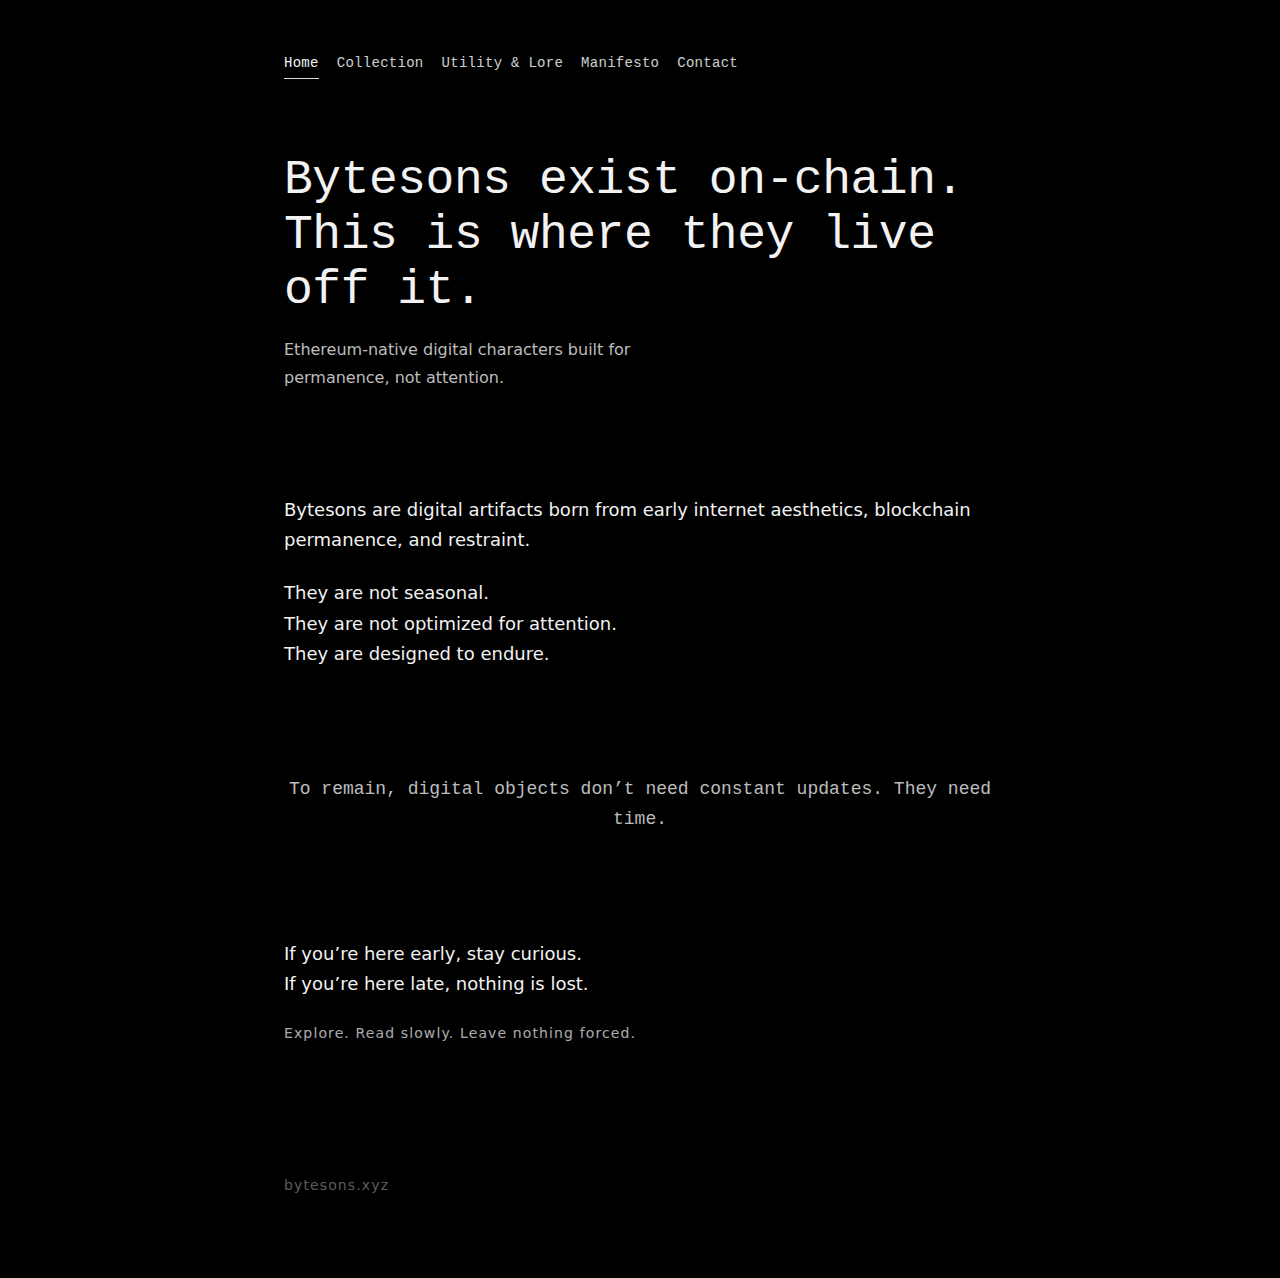
<file: index.html>
<!doctype html>
<html lang="en">
<head>
  <meta charset="utf-8" />
  <meta name="viewport" content="width=device-width,initial-scale=1" />
  <title>Bytesons — Ethereum-Native Digital Characters Built for Permanence</title>
  <meta name="description" content="Bytesons are Ethereum-native digital characters rooted in early internet aesthetics, on-chain permanence, and intentional restraint." />

  <!-- Open Graph -->
  <meta property="og:title" content="Bytesons — Built for Permanence" />
  <meta property="og:description" content="Ethereum-native digital characters rooted in early internet aesthetics, on-chain permanence, and intentional restraint." />
  <meta property="og:type" content="website" />
  <meta property="og:url" content="https://bytesons.xyz/" />
  <meta property="og:image" content="https://bytesons.xyz/assets/img/og-manifesto.png" />

  <!-- Twitter -->
  <meta name="twitter:card" content="summary_large_image" />
  <meta name="twitter:title" content="Bytesons — Built for Permanence" />
  <meta name="twitter:description" content="Ethereum-native digital characters rooted in early internet aesthetics, on-chain permanence, and intentional restraint." />
  <meta name="twitter:image" content="https://bytesons.xyz/assets/img/og-manifesto.png" />

  <link rel="icon" href="/assets/img/favicon.png" />
  <link rel="stylesheet" href="styles.css" />
</head>
<body>
  <main class="wrap">
    <nav class="nav" aria-label="Primary">
      <a class="active" href="index.html">Home</a>
      <a href="collection.html">Collection</a>
      <a href="utility-lore.html">Utility &amp; Lore</a>
      <a href="manifesto.html">Manifesto</a>
      <a href="contact.html">Contact</a>
    </nav>

    <section class="hero">
      <h1>Bytesons exist on-chain.<br/>This is where they live off it.</h1>
      <p class="sub">Ethereum-native digital characters built for permanence, not attention.</p>
    </section>

    <section class="section">
      <p>Bytesons are digital artifacts born from early internet aesthetics, blockchain permanence, and restraint.</p>
      <p>
        They are not seasonal.<br/>
        They are not optimized for attention.<br/>
        They are designed to endure.
      </p>
    </section>

    <section class="hr">
      <p>To remain, digital objects don’t need constant updates. They need time.</p>
    </section>

    <section class="section">
      <p>
        If you’re here early, stay curious.<br/>
        If you’re here late, nothing is lost.
      </p>
      <p class="small">Explore. Read slowly. Leave nothing forced.</p>
    </section>

    <footer class="footer">
      <span class="small">bytesons.xyz</span>
    </footer>
  </main>
</body>
</html>
</file>
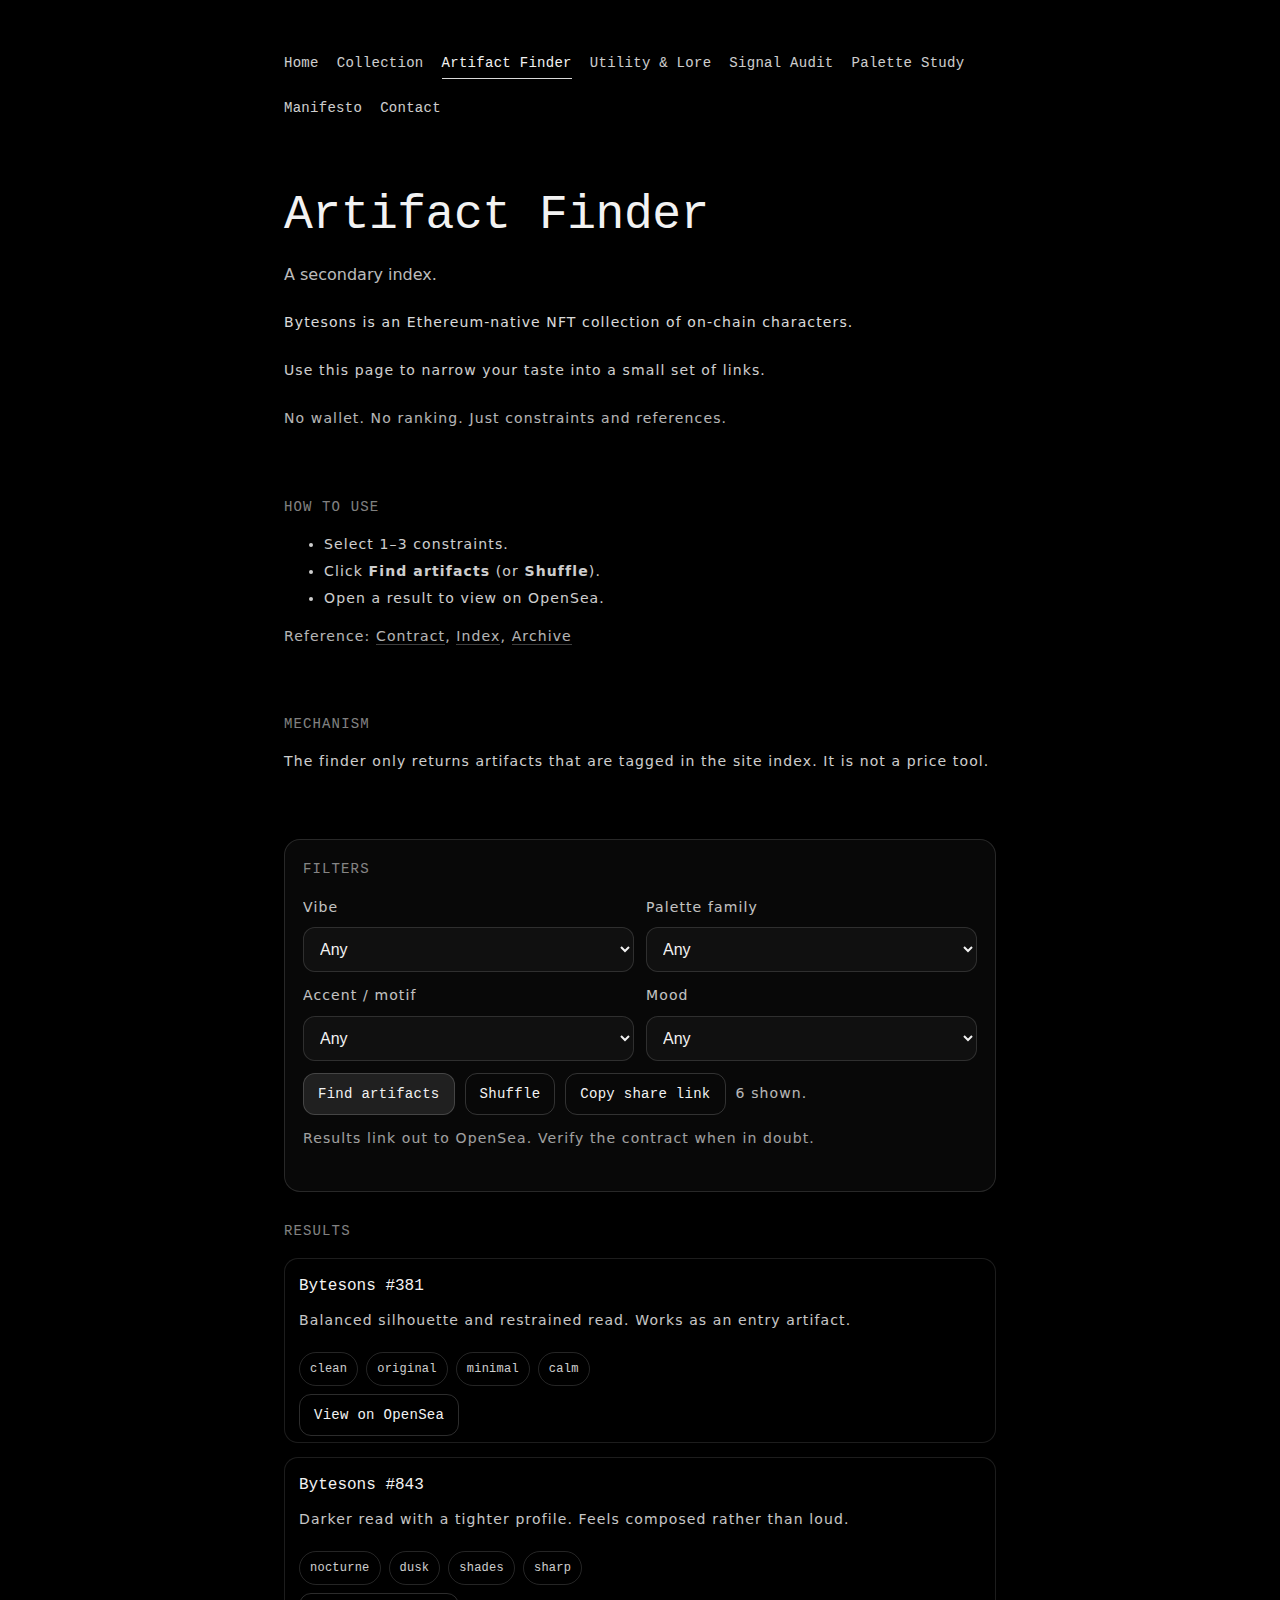
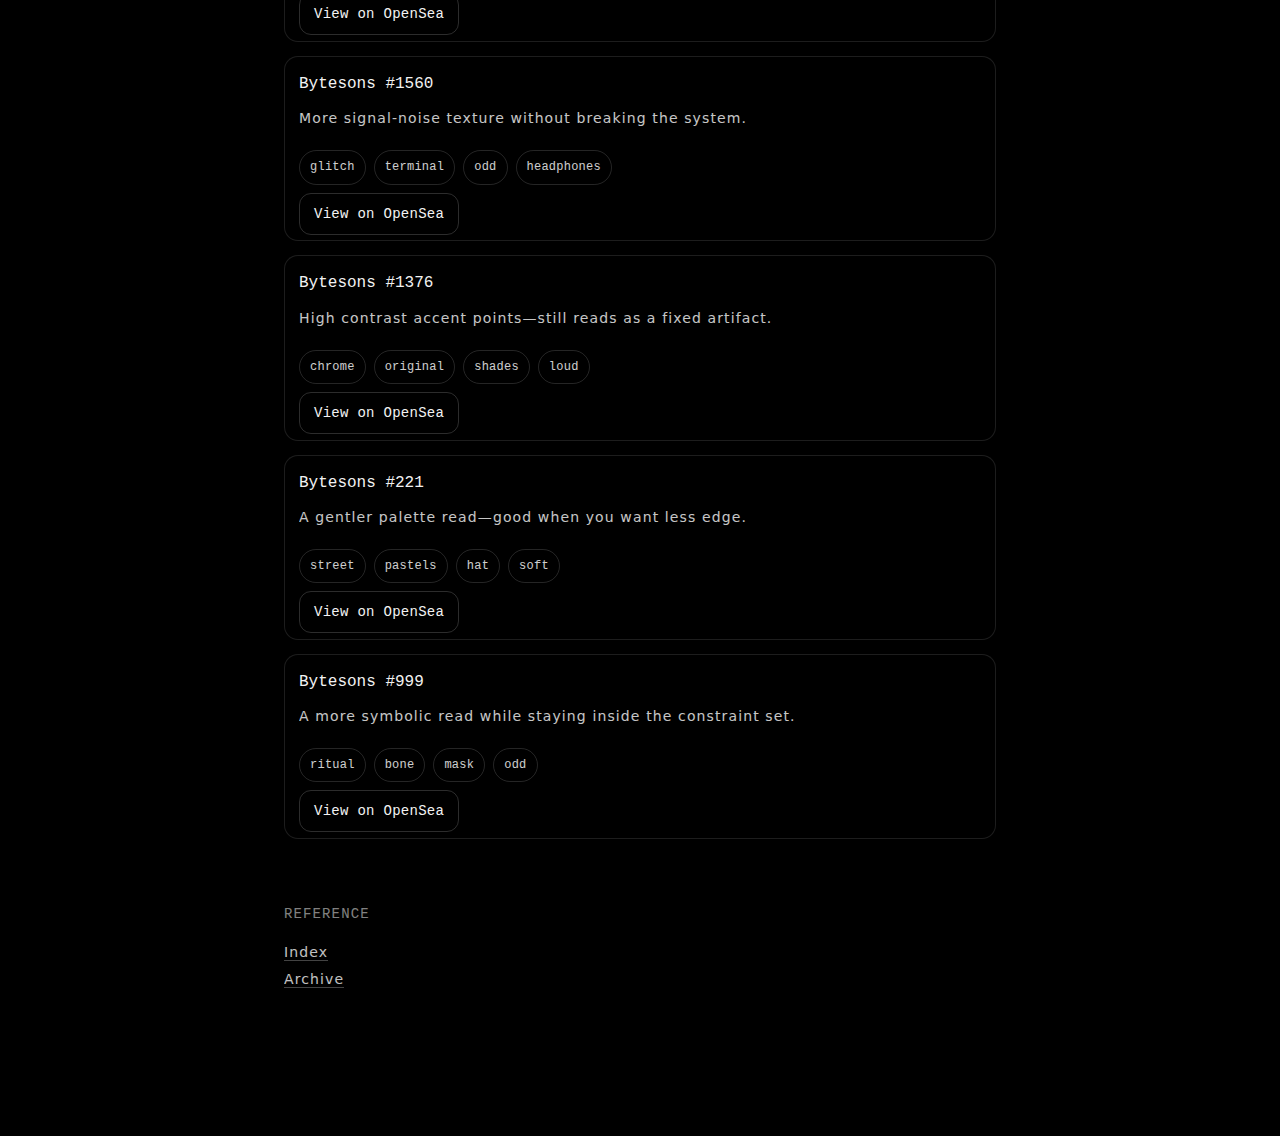
<file: artifact-finder.html>
<!doctype html>
<html lang="en">
<head>
  <meta charset="utf-8" />
  <meta name="viewport" content="width=device-width,initial-scale=1" />
  <title>Artifact Finder — Bytesons</title>
  <meta name="description" content="Find a Byteson to buy on secondary using simple constraints. No wallet. No scoring. Just a clean index-to-link flow." />

  <!-- Open Graph -->
  <meta property="og:title" content="Bytesons — Artifact Finder" />
  <meta property="og:description" content="Find a Byteson using simple constraints. No wallet. No scoring. Just links." />
  <meta property="og:type" content="website" />
  <meta property="og:url" content="https://bytesons.xyz/artifact-finder.html" />
  <meta property="og:image" content="https://bytesons.xyz/assets/img/og-manifesto.png" />

  <!-- Twitter -->
  <meta name="twitter:card" content="summary_large_image" />
  <meta name="twitter:title" content="Bytesons — Artifact Finder" />
  <meta name="twitter:description" content="Find a Byteson using simple constraints. No wallet. No scoring. Just links." />
  <meta name="twitter:image" content="https://bytesons.xyz/assets/img/og-manifesto.png" />

  <link rel="icon" href="/assets/img/favicon.png" sizes="32x32" />
  <link rel="icon" href="/assets/img/favicon.ico" />
  <link rel="stylesheet" href="styles.css" />

  <style>
    .card{
      border: 1px solid rgba(242,242,242,.14);
      border-radius: 16px;
      padding: 18px;
      background: rgba(242,242,242,.03);
    }
    .grid{
      display:grid;
      grid-template-columns: 1fr;
      gap: 14px;
      margin-top: 14px;
    }
    .controls{
      display:grid;
      grid-template-columns: 1fr;
      gap: 12px;
      margin-top: 14px;
    }
    @media (min-width: 700px){
      .controls{
        grid-template-columns: 1fr 1fr;
      }
    }
    .row{
      display:flex;
      gap: 10px;
      flex-wrap: wrap;
      align-items: center;
      margin-top: 12px;
    }
    select{
      width: 100%;
      margin-top: 8px;
      background: rgba(242,242,242,.04);
      color: var(--fg);
      border: 1px solid rgba(242,242,242,.14);
      border-radius: 12px;
      padding: 12px 12px;
      font-size: 16px;
      outline: none;
    }
    .result{
      border: 1px solid rgba(242,242,242,.12);
      border-radius: 14px;
      padding: 14px;
      background: rgba(0,0,0,.35);
    }
    .pill{
      display:inline-block;
      border: 1px solid rgba(242,242,242,.18);
      border-radius: 999px;
      padding: 6px 10px;
      font-size: 12px;
      letter-spacing: .02em;
      opacity: .85;
      margin-right: 8px;
      margin-top: 8px;
      font-family: ui-monospace, SFMono-Regular, Menlo, Monaco, Consolas, "Liberation Mono", monospace;
    }
    .mono{
      font-family: ui-monospace, SFMono-Regular, Menlo, Monaco, Consolas, "Liberation Mono", monospace;
    }
  </style>
</head>

<body>
  <main class="wrap">
    <nav class="nav" aria-label="Primary">
      <a href="index.html">Home</a>
      <a href="collection.html">Collection</a>
      <a class="active" href="artifact-finder.html">Artifact Finder</a>
      <a href="utility-lore.html">Utility &amp; Lore</a>
      <a href="signal-audit.html">Signal Audit</a>
      <a href="palette-study.html">Palette Study</a>
      <a href="manifesto.html">Manifesto</a>
      <a href="contact.html">Contact</a>
    </nav>

    <!-- OPENER -->
    <header class="section">
      <h1>Artifact Finder</h1>
      <p class="sub">A secondary index.</p>

      <p class="small" style="opacity:.9; line-height:1.85;">
        Bytesons is an Ethereum-native NFT collection of on-chain characters.
      </p>

      <p class="small" style="opacity:.85; line-height:1.85; margin-top:10px;">
        Use this page to narrow your taste into a small set of links.
      </p>

      <p class="small" style="opacity:.75; line-height:1.85; margin-top:10px;">
        No wallet. No ranking. Just constraints and references.
      </p>
    </header>

    <!-- HOW TO USE -->
    <section class="section">
      <div class="kicker">How to use</div>

      <ul class="small" style="line-height:1.9; opacity:.85; margin-top:12px;">
        <li>Select 1–3 constraints.</li>
        <li>Click <strong>Find artifacts</strong> (or <strong>Shuffle</strong>).</li>
        <li>Open a result to view on OpenSea.</li>
      </ul>

      <div class="small" style="margin-top:12px; opacity:.75;">
        Reference:
        <a href="https://etherscan.io/address/0xb3b434f79f69b685c063860799bdc44dac7ef25e" target="_blank" rel="noopener noreferrer">Contract</a>,
        <a href="collection.html">Index</a>,
        <a href="https://opensea.io/collection/bytesons" target="_blank" rel="noopener noreferrer">Archive</a>
      </div>
    </section>

    <!-- MECHANISM / BOUNDARY (kept short) -->
    <section class="section">
      <div class="kicker">Mechanism</div>

      <p class="small" style="opacity:.85; line-height:1.85;">
        The finder only returns artifacts that are tagged in the site index. It is not a price tool.
      </p>
    </section>

    <!-- FILTERS -->
    <section class="section">
      <div class="card">
        <div class="kicker">Filters</div>

        <div class="controls">
          <div>
            <div class="small" style="opacity:.8;">Vibe</div>
            <select id="vibe">
              <option value="">Any</option>
              <option value="clean">Clean</option>
              <option value="nocturne">Nocturne</option>
              <option value="chrome">Chrome</option>
              <option value="glitch">Glitch</option>
              <option value="street">Street</option>
              <option value="ritual">Ritual</option>
            </select>
          </div>

          <div>
            <div class="small" style="opacity:.8;">Palette family</div>
            <select id="palette">
              <option value="">Any</option>
              <option value="terminal">Terminal</option>
              <option value="bone">Bone</option>
              <option value="dusk">Dusk</option>
              <option value="pastels">Pastels</option>
              <option value="original">Original</option>
            </select>
          </div>

          <div>
            <div class="small" style="opacity:.8;">Accent / motif</div>
            <select id="motif">
              <option value="">Any</option>
              <option value="shades">Shades</option>
              <option value="hat">Hat</option>
              <option value="hood">Hood</option>
              <option value="mask">Mask</option>
              <option value="headphones">Headphones</option>
              <option value="minimal">Minimal</option>
            </select>
          </div>

          <div>
            <div class="small" style="opacity:.8;">Mood</div>
            <select id="mood">
              <option value="">Any</option>
              <option value="soft">Soft</option>
              <option value="sharp">Sharp</option>
              <option value="odd">Odd</option>
              <option value="calm">Calm</option>
              <option value="loud">Loud</option>
            </select>
          </div>
        </div>

        <div class="row">
          <button id="run" class="btn" type="button">Find artifacts</button>
          <button id="shuffle" class="btn btn-ghost" type="button">Shuffle</button>
          <button id="copyLink" class="btn btn-ghost" type="button">Copy share link</button>
          <span id="status" class="small" style="opacity:.75;"></span>
        </div>

        <p class="small" style="opacity:.65; line-height:1.7; margin-top:12px;">
          Results link out to OpenSea. Verify the contract when in doubt.
        </p>
      </div>

      <div class="kicker" style="margin-top:28px;">Results</div>
      <div id="results" class="grid"></div>
    </section>

    <section class="section">
      <div class="kicker">Reference</div>
      <div class="small" style="opacity:.8; line-height:1.9; margin-top:10px;">
        <a href="collection.html">Index</a><br/>
        <a href="https://opensea.io/collection/bytesons" target="_blank" rel="noopener noreferrer">Archive</a>
      </div>
    </section>
  </main>

  <script src="artifact-finder.js"></script>
</body>
</html>
</file>
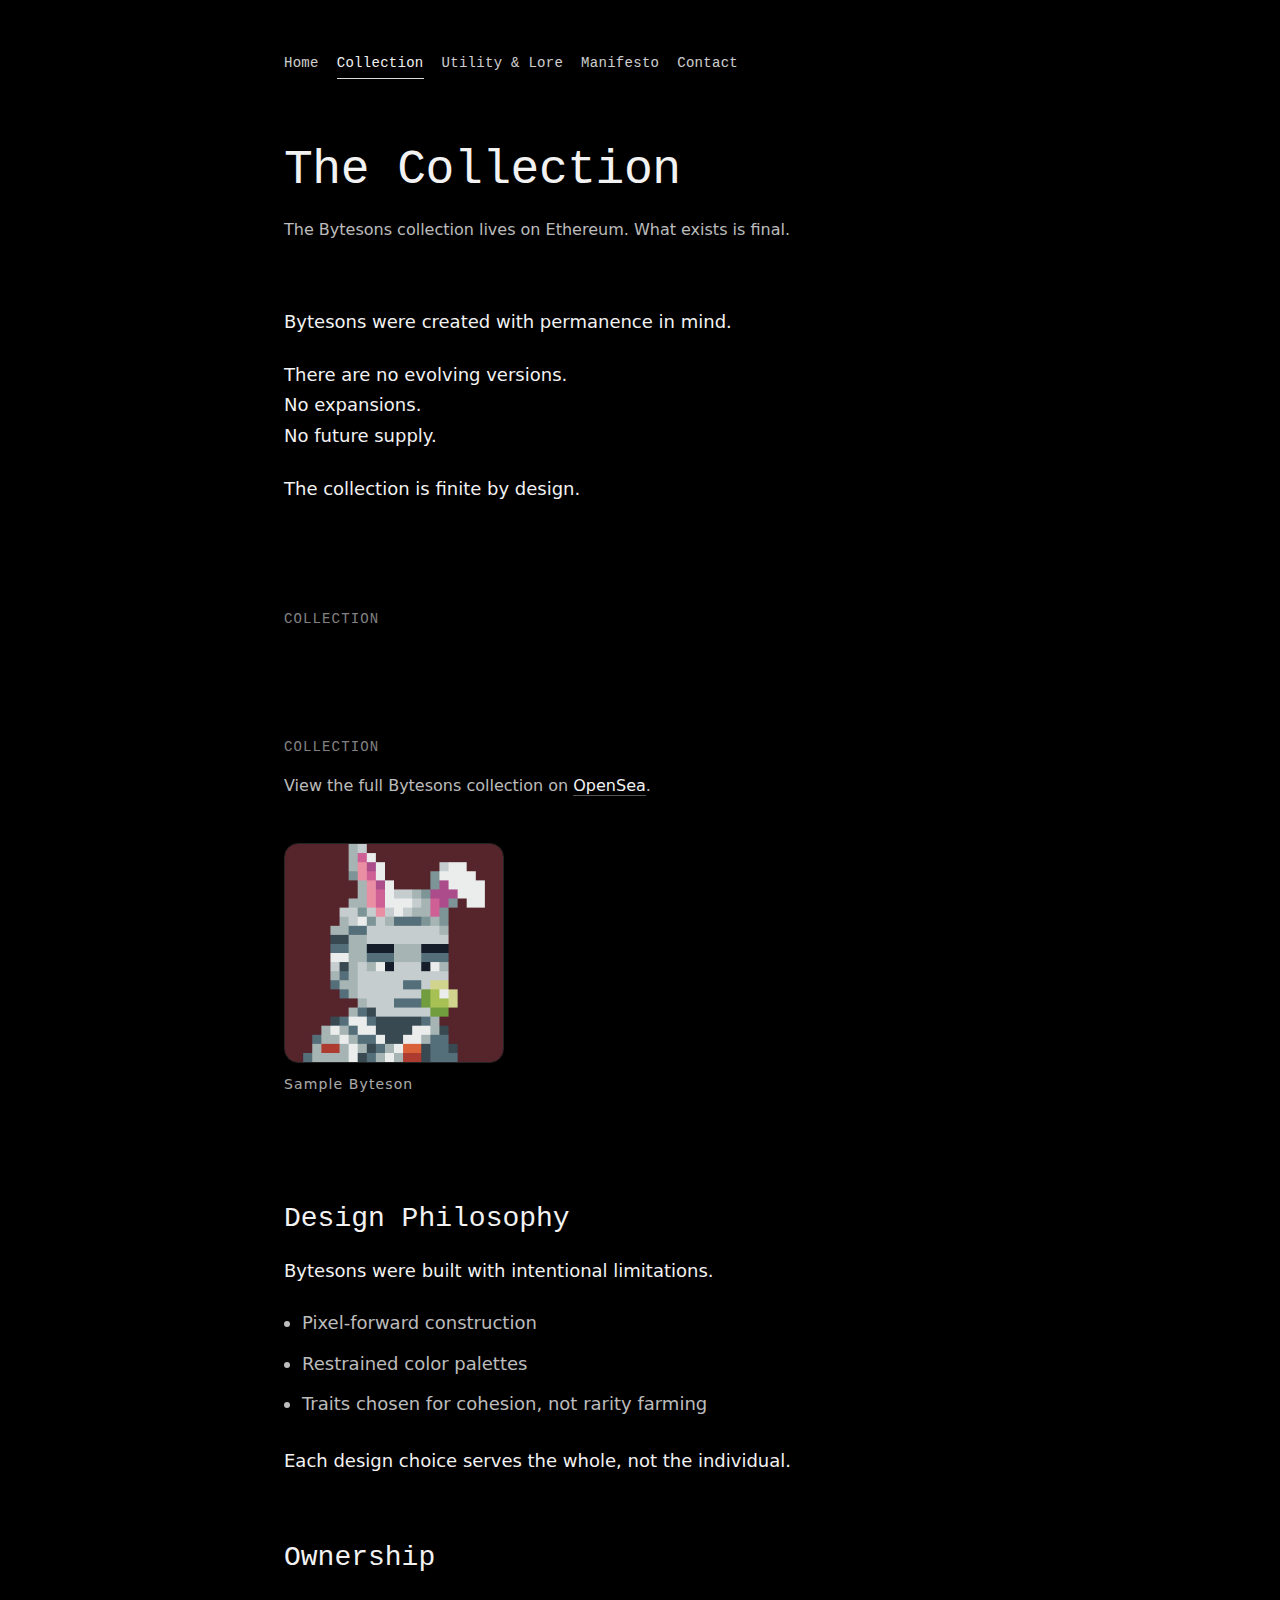
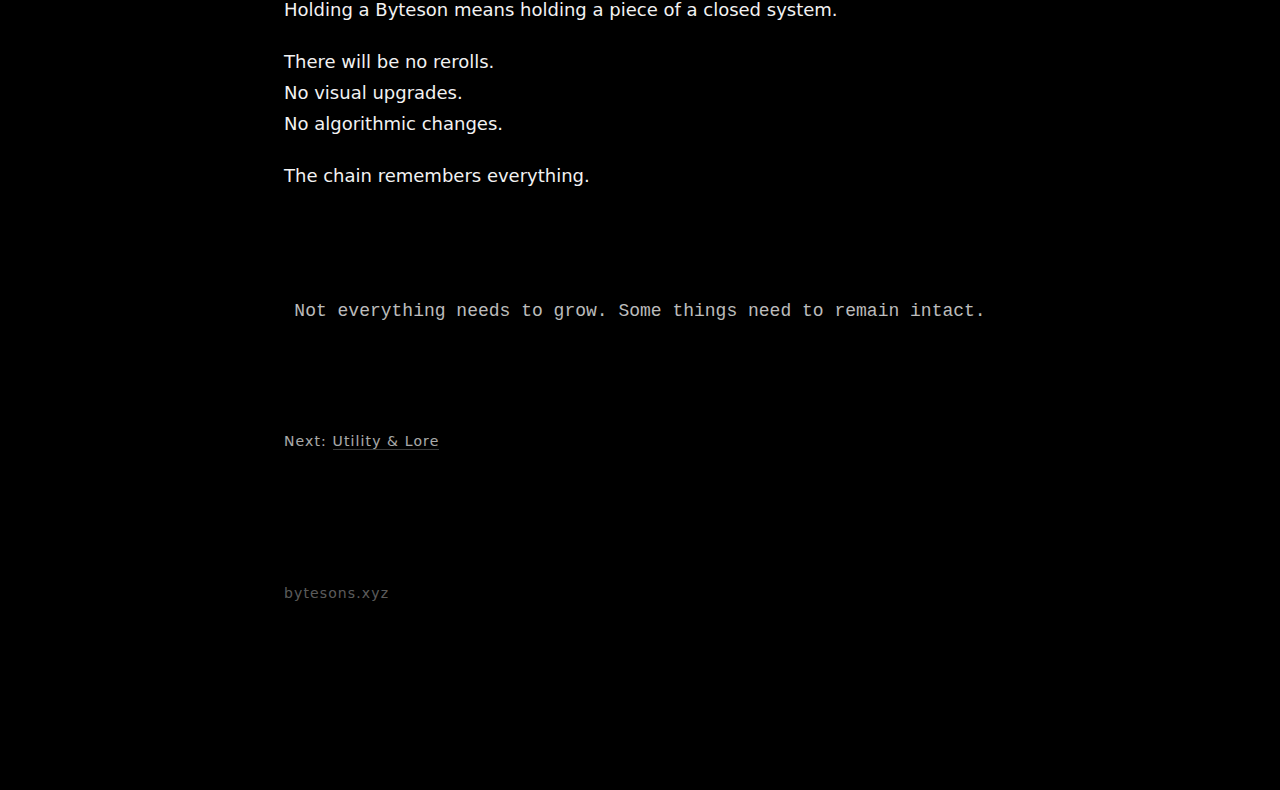
<file: collection.html>
<!doctype html>
<html lang="en">
<head>
  <meta charset="utf-8" />
  <meta name="viewport" content="width=device-width,initial-scale=1" />
  <title>The Bytesons Collection — A Fixed Ethereum NFT Archive</title>
  <meta name="description" content="Explore the Bytesons collection: a finite set of Ethereum-based digital characters designed with minimalism, cohesion, and permanence in mind." />

  <meta property="og:title" content="The Bytesons Collection" />
  <meta property="og:description" content="A fixed Ethereum-native archive designed for permanence." />
  <meta property="og:type" content="website" />
  <meta property="og:url" content="https://bytesons.xyz/collection.html" />
  <meta property="og:image" content="https://bytesons.xyz/assets/img/og-manifesto.png" />

  <meta name="twitter:card" content="summary_large_image" />
  <meta name="twitter:title" content="The Bytesons Collection" />
  <meta name="twitter:description" content="A fixed Ethereum-native archive designed for permanence." />
  <meta name="twitter:image" content="https://bytesons.xyz/assets/img/og-manifesto.png" />

  <link rel="icon" href="/assets/img/favicon.png" />
  <link rel="stylesheet" href="styles.css" />
</head>
<body>
  <main class="wrap">
    <nav class="nav" aria-label="Primary">
      <a href="index.html">Home</a>
      <a class="active" href="collection.html">Collection</a>
      <a href="utility-lore.html">Utility &amp; Lore</a>
      <a href="manifesto.html">Manifesto</a>
      <a href="contact.html">Contact</a>
    </nav>

    <header class="section">
      <h1>The Collection</h1>
      <p class="sub">The Bytesons collection lives on Ethereum. What exists is final.</p>
    </header>

    <section class="section">
      <p>Bytesons were created with permanence in mind.</p>
      <p>
        There are no evolving versions.<br/>
        No expansions.<br/>
        No future supply.
      </p>
      <p>The collection is finite by design.</p>
    </section>

    <section class="section lg">
  <div class="kicker">Collection</div>

  <section class="section lg">
  <div class="kicker">Collection</div>

  <p class="sub">
    View the full Bytesons collection on
    <a href="https://opensea.io/collection/bytesons" target="_blank" rel="noopener noreferrer">OpenSea</a>.
  </p>

  <a class="sample" href="https://opensea.io/collection/bytesons" target="_blank" rel="noopener noreferrer">
    <img src="/assets/img/byteson-sample.png" alt="Bytesons sample" loading="lazy" />
    <span class="small">Sample Byteson</span>
  </a>
</section>



    <section class="section">
      <h2>Design Philosophy</h2>
      <p>Bytesons were built with intentional limitations.</p>
      <ul class="list">
        <li>Pixel-forward construction</li>
        <li>Restrained color palettes</li>
        <li>Traits chosen for cohesion, not rarity farming</li>
      </ul>
      <p>Each design choice serves the whole, not the individual.</p>
    </section>

    <section class="section">
      <h2>Ownership</h2>
      <p>Holding a Byteson means holding a piece of a closed system.</p>
      <p>
        There will be no rerolls.<br/>
        No visual upgrades.<br/>
        No algorithmic changes.
      </p>
      <p>The chain remembers everything.</p>
    </section>

    <section class="hr">
      <p>Not everything needs to grow. Some things need to remain intact.</p>
    </section>

    <section class="section">
      <p class="small">Next: <a href="utility-lore.html">Utility &amp; Lore</a></p>
    </section>

    <footer class="footer">
      <span class="small">bytesons.xyz</span>
    </footer>
  </main>
</body>
</html>
</file>
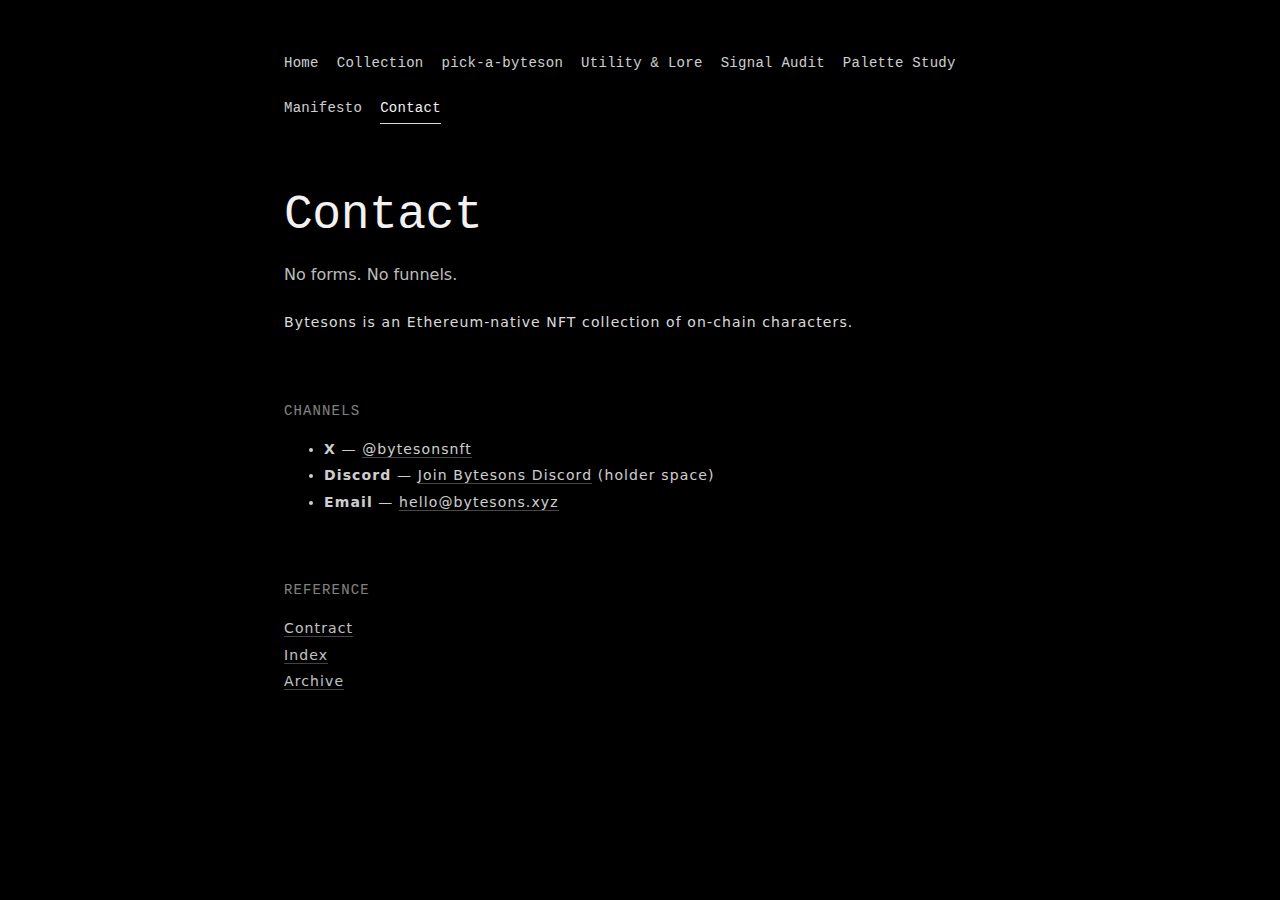
<file: contact.html>
<!doctype html>
<html lang="en">
<head>
  <meta charset="utf-8" />
  <meta name="viewport" content="width=device-width,initial-scale=1" />
  <title>Contact — Bytesons</title>
  <meta name="description" content="Contact and reference links for Bytesons. No forms. No funnels." />

  <!-- Open Graph -->
  <meta property="og:title" content="Bytesons — Contact" />
  <meta property="og:description" content="Contact and reference links. No forms. No funnels." />
  <meta property="og:type" content="website" />
  <meta property="og:url" content="https://bytesons.xyz/contact.html" />
  <meta property="og:image" content="https://bytesons.xyz/assets/img/og-manifesto.png" />

  <!-- Twitter -->
  <meta name="twitter:card" content="summary_large_image" />
  <meta name="twitter:title" content="Bytesons — Contact" />
  <meta name="twitter:description" content="Contact and reference links. No forms. No funnels." />
  <meta name="twitter:image" content="https://bytesons.xyz/assets/img/og-manifesto.png" />

  <link rel="icon" href="/assets/img/favicon.png" sizes="32x32" />
  <link rel="icon" href="/assets/img/favicon.ico" />
  <link rel="stylesheet" href="styles.css" />
</head>

<body>
  <main class="wrap">
    <nav class="nav" aria-label="Primary">
      <a href="index.html">Home</a>
      <a href="collection.html">Collection</a>
      <a href="pick-a-byteson.html">pick-a-byteson</a>
      <a href="utility-lore.html">Utility &amp; Lore</a>
      <a href="signal-audit.html">Signal Audit</a>
      <a href="palette-study.html">Palette Study</a>
      <a href="manifesto.html">Manifesto</a>
      <a class="active" href="contact.html">Contact</a>
    </nav>

    <header class="section">
      <h1>Contact</h1>
      <p class="sub">No forms. No funnels.</p>

      <p class="small" style="opacity:.9; line-height:1.85;">
        Bytesons is an Ethereum-native NFT collection of on-chain characters.
      </p>
    </header>

    <section class="section">
      <div class="kicker">Channels</div>

      <ul class="small" style="line-height:1.9; opacity:.85; margin-top:12px;">
        <li>
          <strong>X</strong> — <a href="https://x.com/bytesonsnft" target="_blank" rel="noopener noreferrer">@bytesonsnft</a>
        </li>
        <li>
          <strong>Discord</strong> — <a href="https://discord.gg/VM3kfRf4" target="_blank" rel="noopener noreferrer">Join Bytesons Discord</a> (holder space)
        </li>
        <li>
          <strong>Email</strong> — <a href="mailto:hello@bytesons.xyz">hello@bytesons.xyz</a>
        </li>
      </ul>
    </section>

    <section class="section">
      <div class="kicker">Reference</div>

      <div class="small" style="opacity:.8; line-height:1.9; margin-top:10px;">
        <a href="https://etherscan.io/address/0xb3b434f79f69b685c063860799bdc44dac7ef25e" target="_blank" rel="noopener noreferrer">Contract</a><br/>
        <a href="collection.html">Index</a><br/>
        <a href="https://opensea.io/collection/bytesons" target="_blank" rel="noopener noreferrer">Archive</a>
      </div>
    </section>
  </main>
</body>
</html>
</file>
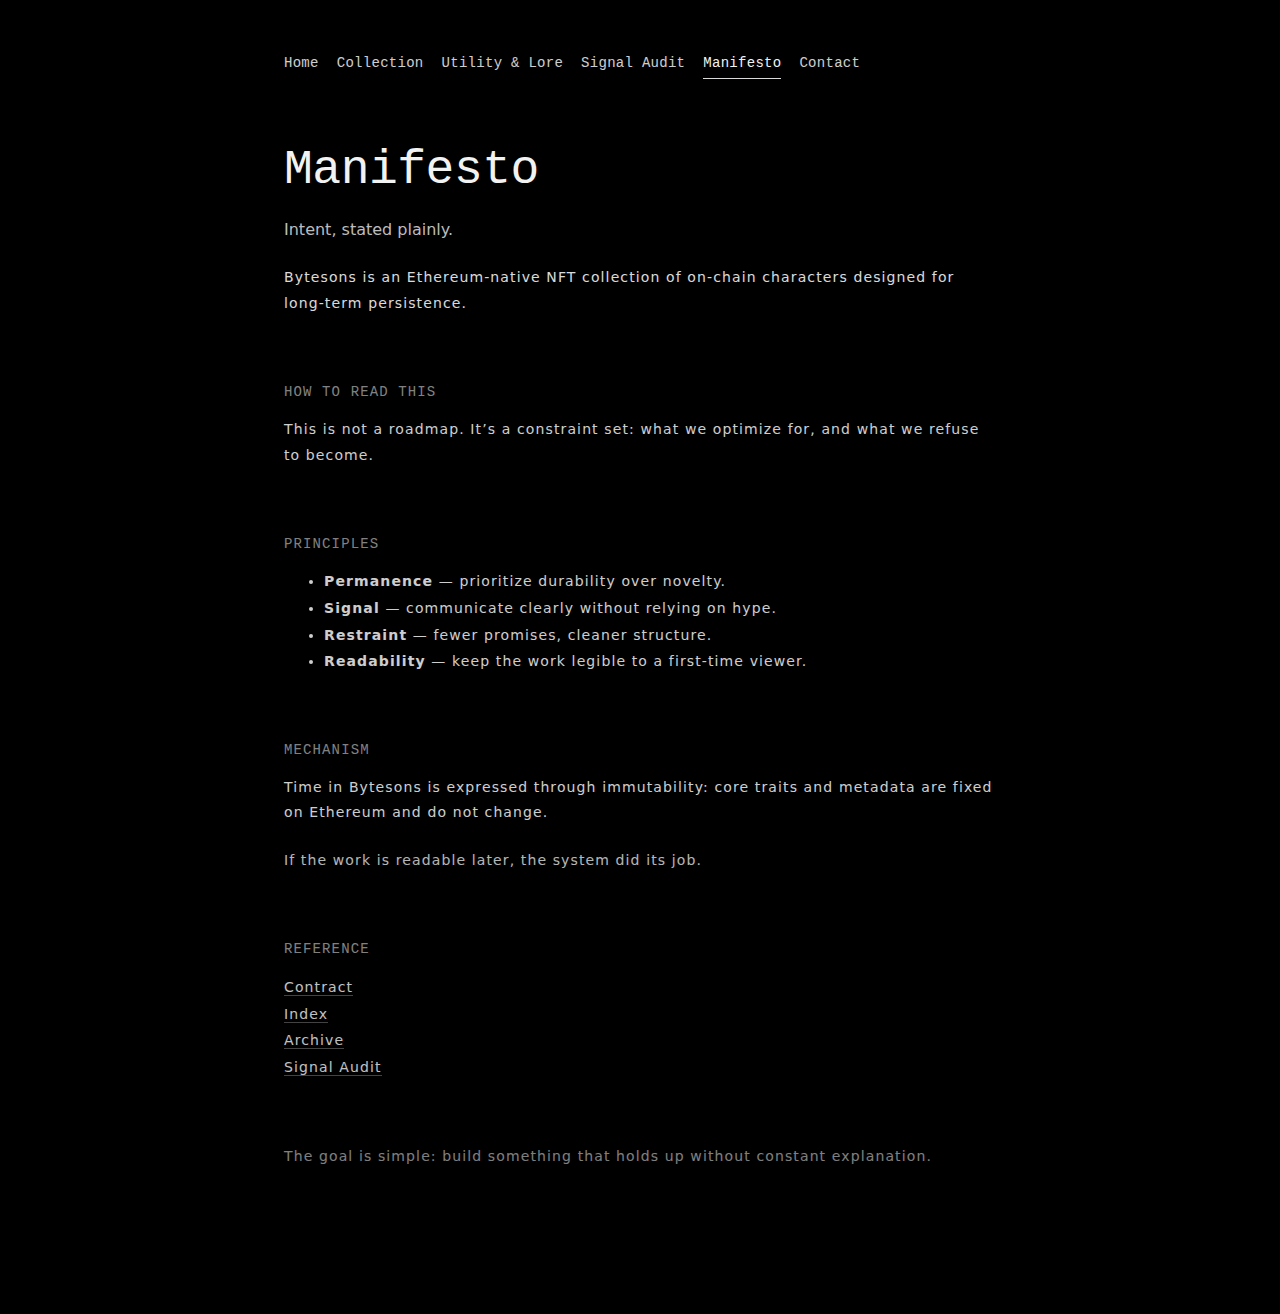
<file: manifesto.html>
<!doctype html>
<html lang="en">
<head>
  <meta charset="utf-8" />
  <meta name="viewport" content="width=device-width,initial-scale=1" />
  <title>Manifesto — Bytesons</title>
  <meta name="description" content="A restrained statement of intent: permanence, signal, and minimal systems." />

  <!-- Open Graph -->
  <meta property="og:title" content="Bytesons — Manifesto" />
  <meta property="og:description" content="A restrained statement of intent: permanence, signal, and minimal systems." />
  <meta property="og:type" content="website" />
  <meta property="og:url" content="https://bytesons.xyz/manifesto.html" />
  <meta property="og:image" content="https://bytesons.xyz/assets/img/og-manifesto.png" />

  <!-- Twitter -->
  <meta name="twitter:card" content="summary_large_image" />
  <meta name="twitter:title" content="Bytesons — Manifesto" />
  <meta name="twitter:description" content="A restrained statement of intent: permanence, signal, and minimal systems." />
  <meta name="twitter:image" content="https://bytesons.xyz/assets/img/og-manifesto.png" />

  <link rel="icon" href="/assets/img/favicon.png" />
  <link rel="stylesheet" href="styles.css" />
</head>

<body>
  <main class="wrap">
    <nav class="nav" aria-label="Primary">
      <a href="index.html">Home</a>
      <a href="collection.html">Collection</a>
      <a href="utility-lore.html">Utility &amp; Lore</a>
      <a href="signal-audit.html">Signal Audit</a>
      <a class="active" href="manifesto.html">Manifesto</a>
      <a href="contact.html">Contact</a>
    </nav>

    <!-- HERO -->
    <header class="section">
      <h1>Manifesto</h1>

      <p class="sub">
        Intent, stated plainly.
      </p>

      <p class="small" style="opacity:.9; line-height:1.85;">
        Bytesons is an Ethereum-native NFT collection of on-chain characters designed for long-term persistence.
      </p>
    </header>

    <!-- HOW TO USE -->
    <section class="section">
      <div class="kicker">How to read this</div>

      <p class="small" style="opacity:.85; line-height:1.85;">
        This is not a roadmap. It’s a constraint set: what we optimize for, and what we refuse to become.
      </p>
    </section>

    <!-- PRINCIPLES -->
    <section class="section">
      <div class="kicker">Principles</div>

      <ul class="small" style="line-height:1.9; opacity:.85; margin-top:12px;">
        <li><strong>Permanence</strong> — prioritize durability over novelty.</li>
        <li><strong>Signal</strong> — communicate clearly without relying on hype.</li>
        <li><strong>Restraint</strong> — fewer promises, cleaner structure.</li>
        <li><strong>Readability</strong> — keep the work legible to a first-time viewer.</li>
      </ul>
    </section>

    <!-- MECHANISM (concrete proof anchor) -->
    <section class="section">
      <div class="kicker">Mechanism</div>

      <p class="small" style="opacity:.85; line-height:1.85;">
        Time in Bytesons is expressed through immutability: core traits and metadata are fixed on Ethereum and do not change.
      </p>

      <p class="small" style="opacity:.75; line-height:1.85; margin-top:10px;">
        If the work is readable later, the system did its job.
      </p>
    </section>

    <!-- REFERENCE -->
    <section class="section">
      <div class="kicker">Reference</div>

      <div class="small" style="opacity:.8; line-height:1.9; margin-top:10px;">
        <a href="https://etherscan.io/address/0xb3b434f79f69b685c063860799bdc44dac7ef25e" target="_blank" rel="noopener noreferrer">Contract</a><br/>
        <a href="collection.html">Index</a><br/>
        <a href="https://opensea.io/collection/bytesons" target="_blank" rel="noopener noreferrer">Archive</a><br/>
        <a href="signal-audit.html">Signal Audit</a>
      </div>
    </section>

    <!-- CLOSE -->
    <section class="section" style="opacity:.75;">
      <p class="small" style="line-height:1.85;">
        The goal is simple: build something that holds up without constant explanation.
      </p>
    </section>
  </main>
</body>
</html>
</file>
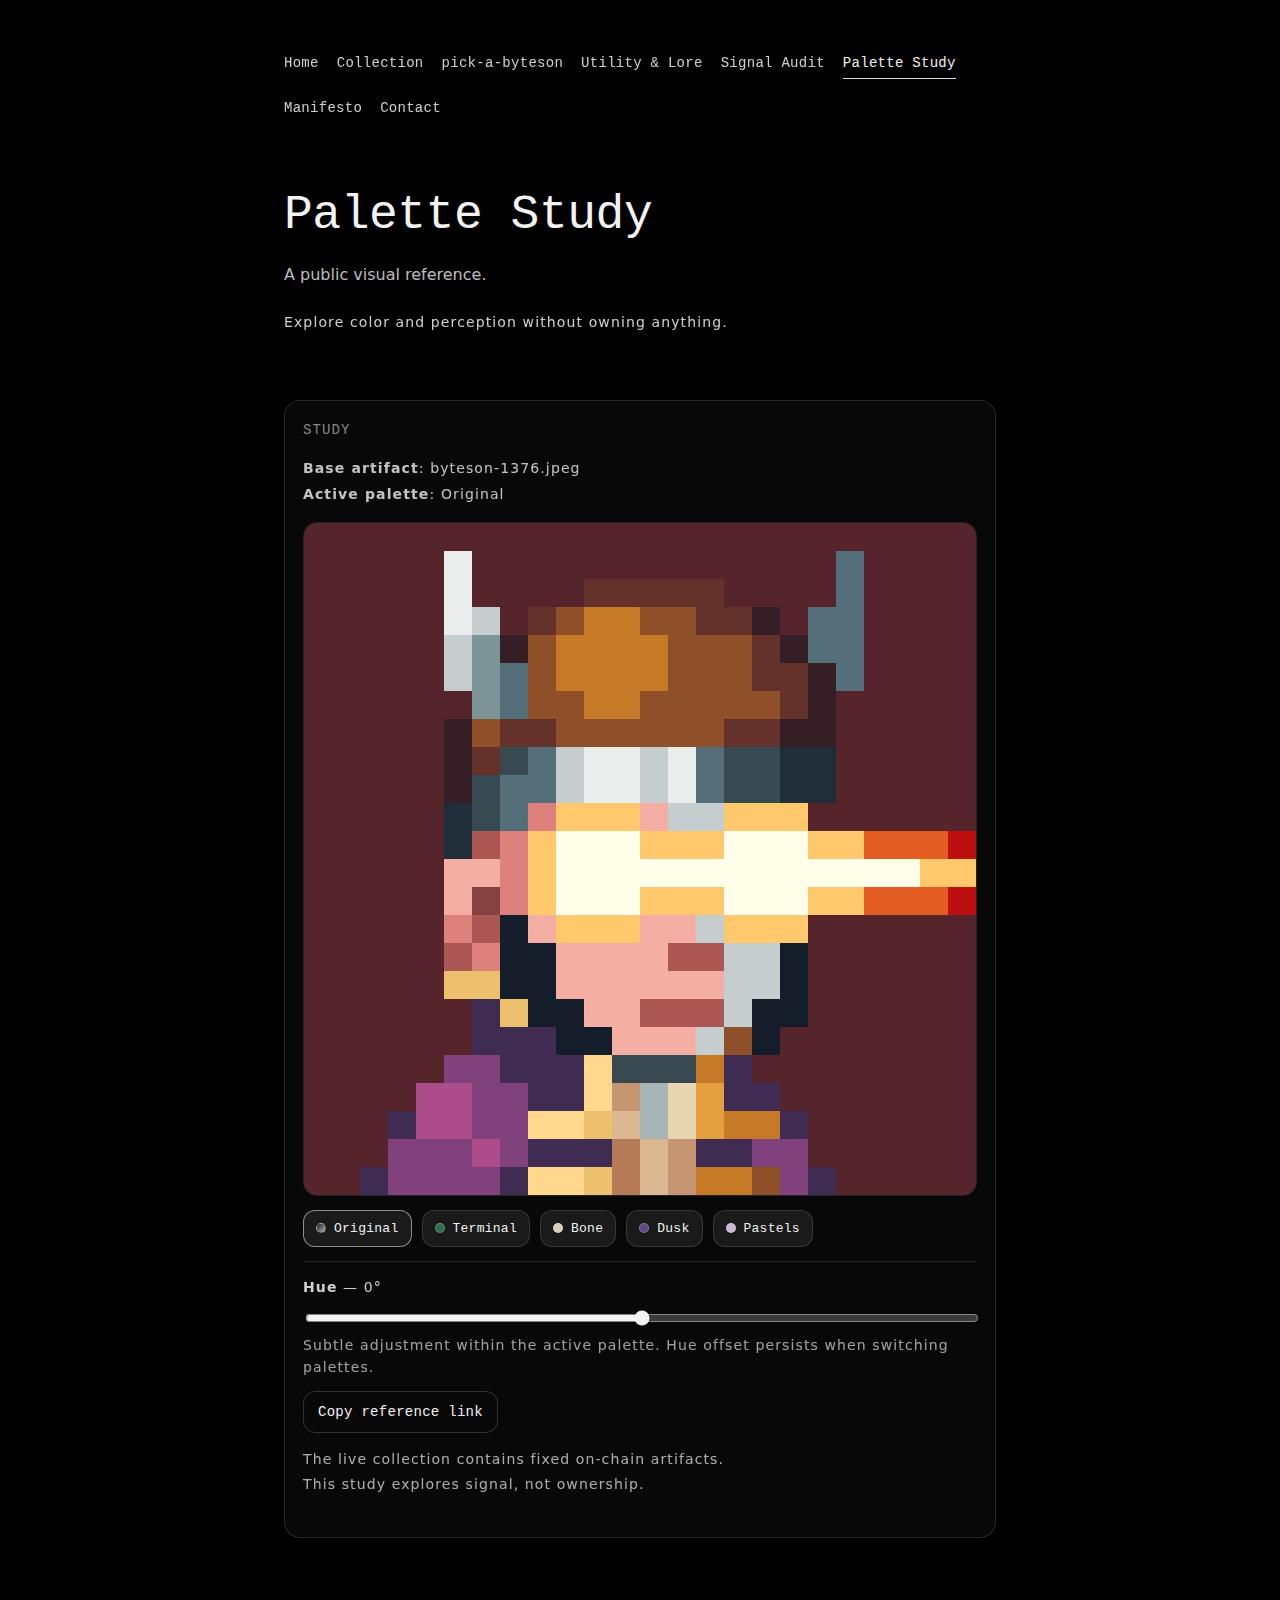
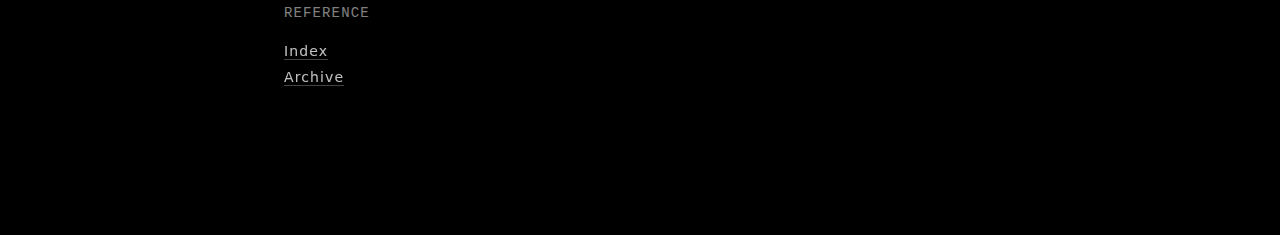
<file: palette-study.html>
<!doctype html>
<html lang="en">
<head>
  <meta charset="utf-8" />
  <meta name="viewport" content="width=device-width,initial-scale=1" />
  <title>Palette Study — Bytesons</title>
  <meta name="description" content="Palette Study is a public visual reference for exploring perception through color. The live collection contains fixed on-chain artifacts." />

  <!-- Open Graph -->
  <meta property="og:title" content="Bytesons — Palette Study" />
  <meta property="og:description" content="A public visual reference for exploring perception through color (no wallet required)." />
  <meta property="og:type" content="website" />
  <meta property="og:url" content="https://bytesons.xyz/palette-study.html" />
  <meta property="og:image" content="https://bytesons.xyz/assets/img/og-manifesto.jpg" />

  <!-- Twitter -->
  <meta name="twitter:card" content="summary_large_image" />
  <meta name="twitter:title" content="Bytesons — Palette Study" />
  <meta name="twitter:description" content="A public visual reference for exploring perception through color (no wallet required)." />
  <meta name="twitter:image" content="https://bytesons.xyz/assets/img/og-manifesto.jpg" />

  <link rel="icon" href="/assets/img/favicon.png" sizes="32x32" />
  <link rel="icon" href="/assets/img/favicon.ico" />
  <link rel="stylesheet" href="styles.css" />

  <style>
    .study-card{
      border: 1px solid rgba(242,242,242,.14);
      border-radius: 16px;
      padding: 18px;
      background: rgba(242,242,242,.03);
    }

    .study-canvas{
      margin-top: 14px;
      border: 1px solid rgba(242,242,242,.12);
      border-radius: 14px;
      overflow: hidden;
    }

    .study-stage{
      --shift: 0deg;
      filter: hue-rotate(var(--shift));
      transition: filter 120ms linear;
    }

    .study-img{
      display:block;
      width: 100%;
      height: auto;
    }

    .swatches{
      display:flex;
      gap:10px;
      flex-wrap:wrap;
      margin-top: 14px;
    }
    .swatch{
      background: rgba(242,242,242,.08);
      color: var(--fg);
      border: 1px solid rgba(242,242,242,.14);
      border-radius: 12px;
      padding: 10px 12px;
      cursor: pointer;
      font-family: ui-monospace, SFMono-Regular, Menlo, Monaco, Consolas, "Liberation Mono", monospace;
      font-size: 13px;
      letter-spacing: .02em;
    }
    .swatch.active{ border-color: rgba(242,242,242,.55); }

    .dot{
      display:inline-block;
      width: 10px;
      height: 10px;
      border-radius: 50%;
      margin-right: 8px;
      vertical-align: middle;
      border: 1px solid rgba(242,242,242,.25);
    }

    .hue-wrap{
      margin-top: 14px;
      border-top: 1px solid rgba(242,242,242,.12);
      padding-top: 14px;
    }

    .hue-slider{
      width: 100%;
      margin-top: 10px;
      accent-color: rgba(242,242,242,.85);
    }

    /* Palettes (restrained) */
    .p-original { filter: none; }
    .p-terminal { filter: saturate(0.85) contrast(1.05) brightness(0.98) hue-rotate(95deg); }
    .p-bone     { filter: saturate(0.65) brightness(1.08) contrast(0.92); }
    .p-dusk     { filter: saturate(0.95) contrast(1.02) brightness(0.98) hue-rotate(250deg); }
    .p-pastels  { filter: saturate(0.9) brightness(1.08) contrast(0.96); }
  </style>
</head>

<body>
  <main class="wrap">
    <nav class="nav" aria-label="Primary">
      <a href="index.html">Home</a>
      <a href="collection.html">Collection</a>
      <a href="pick-a-byteson.html">pick-a-byteson</a>
      <a href="utility-lore.html">Utility &amp; Lore</a>
      <a href="signal-audit.html">Signal Audit</a>
      <a class="active" href="palette-study.html">Palette Study</a>
      <a href="manifesto.html">Manifesto</a>
      <a href="contact.html">Contact</a>
    </nav>

    <header class="section">
      <h1>Palette Study</h1>
      <p class="sub">A public visual reference.</p>

      <p class="small" style="opacity:.85; line-height:1.85;">
        Explore color and perception without owning anything.
      </p>
    </header>

    <section class="section">
      <div class="study-card">
        <div class="kicker">Study</div>

        <div class="small" style="opacity:.8; line-height:1.9; margin-top:10px;">
          <div><strong>Base artifact</strong>: byteson-1376.jpeg</div>
          <div><strong>Active palette</strong>: <span id="activeName">Original</span></div>
        </div>

        <div class="study-canvas">
          <div id="stage" class="study-stage">
            <img
              id="artifact"
              class="study-img p-original"
              src="assets/img/byteson-1376.jpeg"
              alt="Bytesons palette study base artifact"
            />
          </div>
        </div>

        <div class="swatches" role="group" aria-label="Palette controls">
          <button class="swatch active" data-p="original" type="button">
            <span class="dot" style="background: linear-gradient(135deg,#222,#aaa);"></span>Original
          </button>
          <button class="swatch" data-p="terminal" type="button">
            <span class="dot" style="background:#2f6b4e;"></span>Terminal
          </button>
          <button class="swatch" data-p="bone" type="button">
            <span class="dot" style="background:#d8cfb8;"></span>Bone
          </button>
          <button class="swatch" data-p="dusk" type="button">
            <span class="dot" style="background:#5e4a86;"></span>Dusk
          </button>
          <button class="swatch" data-p="pastels" type="button">
            <span class="dot" style="background:#cdb7d8;"></span>Pastels
          </button>
        </div>

        <div class="hue-wrap">
          <div class="small" style="opacity:.85;">
            <strong>Hue</strong> — <span id="hueVal">0°</span>
          </div>

          <input
            id="hueSlider"
            type="range"
            min="-30"
            max="30"
            step="1"
            value="0"
            aria-label="Hue shift slider"
            class="hue-slider"
          />

          <div class="small" style="opacity:.65; line-height:1.6;">
            Subtle adjustment within the active palette. Hue offset persists when switching palettes.
          </div>

          <div style="display:flex; gap:12px; flex-wrap:wrap; margin-top:12px;">
            <button id="copyLink" class="btn btn-ghost" type="button">Copy reference link</button>
            <span id="copyStatus" class="small" style="opacity:.7; align-self:center;"></span>
          </div>

          <p class="small" style="opacity:.7; line-height:1.8; margin-top:14px;">
            The live collection contains fixed on-chain artifacts.<br />
            This study explores signal, not ownership.
          </p>
        </div>
      </div>
    </section>

    <section class="section">
      <div class="kicker">Reference</div>

      <div class="small" style="opacity:.8; line-height:1.9; margin-top:10px;">
        <a href="collection.html">Index</a><br/>
        <a href="https://opensea.io/collection/bytesons" target="_blank" rel="noopener noreferrer">Archive</a>
      </div>
    </section>
  </main>

  <script src="palette-study.js"></script>
</body>
</html>
</file>
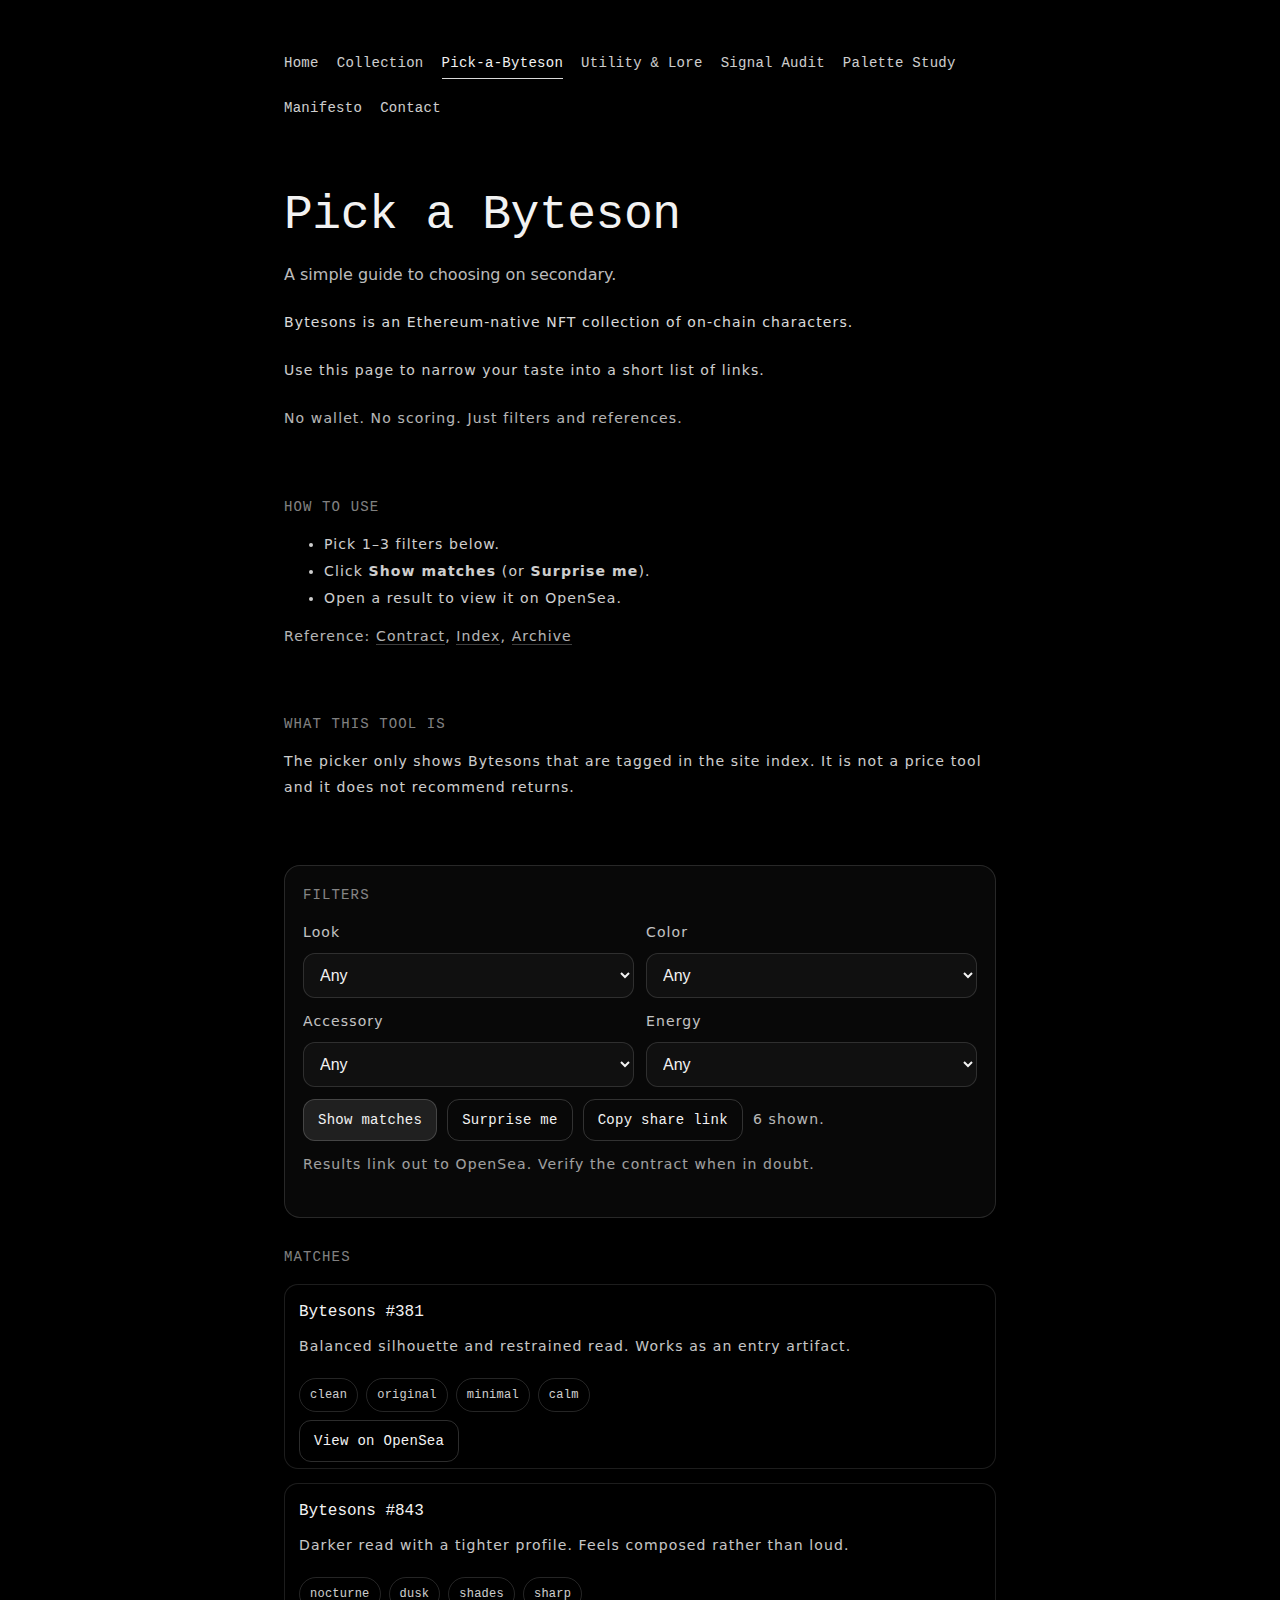
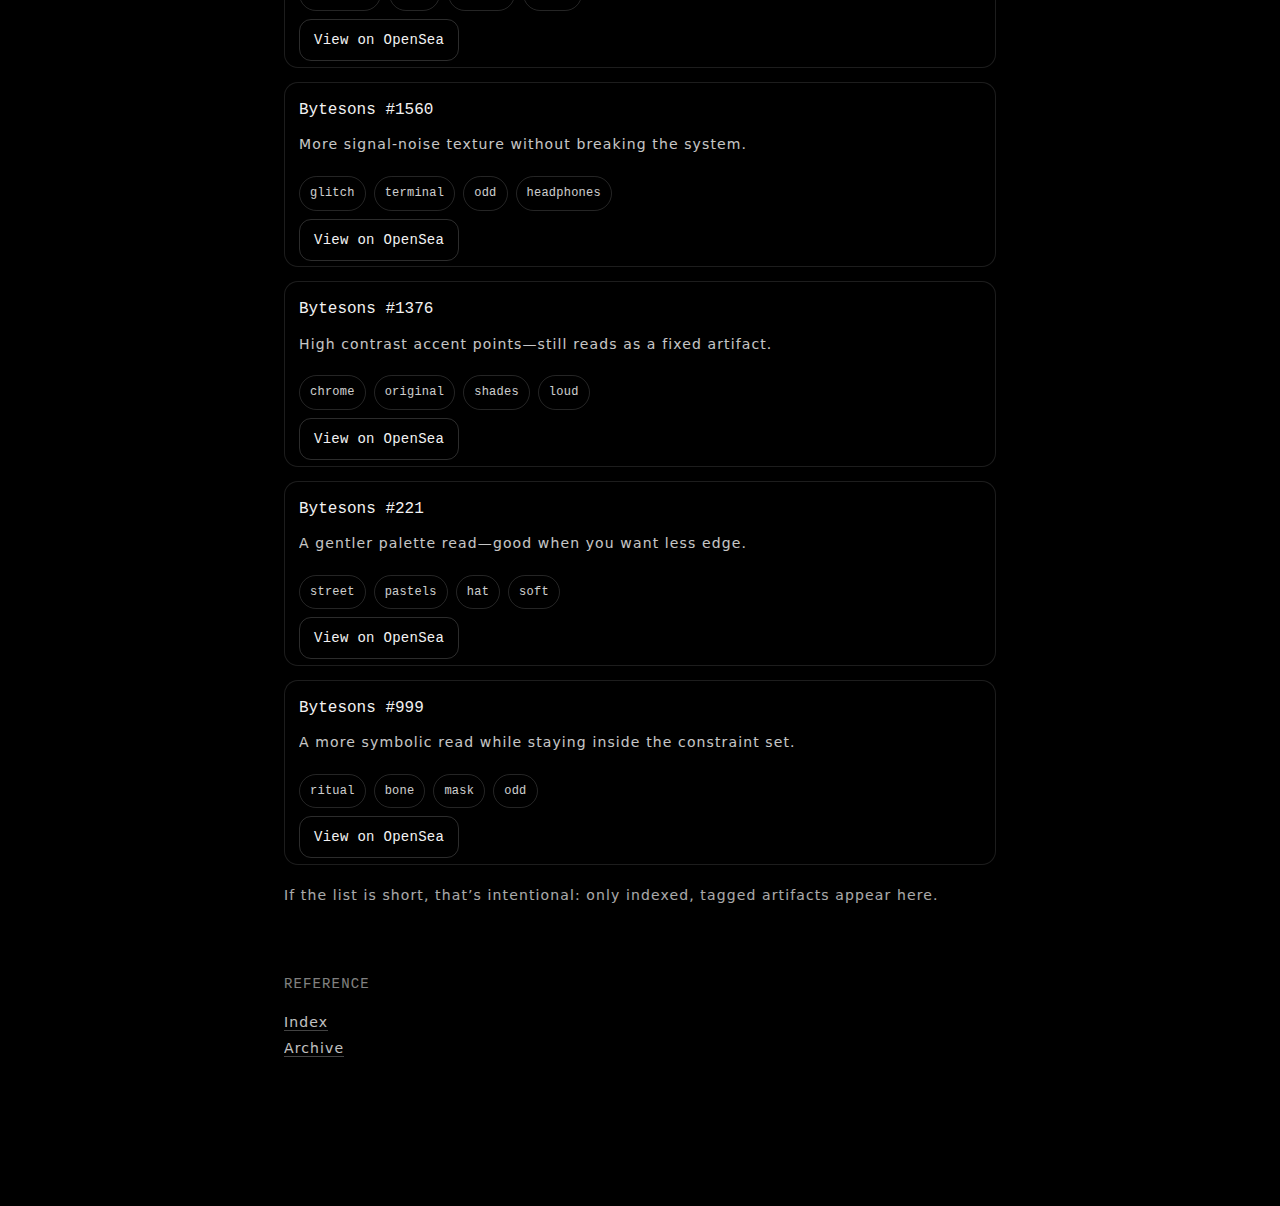
<file: pick-a-byteson.html>
<!doctype html>
<html lang="en">
<head>
  <meta charset="utf-8" />
  <meta name="viewport" content="width=device-width,initial-scale=1" />
  <title>Pick a Byteson — Bytesons</title>
  <meta name="description" content="Pick a Byteson using simple filters. No wallet. No scoring. Just a short list of links to view on OpenSea." />

  <!-- Open Graph -->
  <meta property="og:title" content="Bytesons — Pick a Byteson" />
  <meta property="og:description" content="Pick a Byteson using simple filters. No wallet. No scoring. Just links." />
  <meta property="og:type" content="website" />
  <meta property="og:url" content="https://bytesons.xyz/artifact-finder.html" />
  <meta property="og:image" content="https://bytesons.xyz/assets/img/og-manifesto.png" />

  <!-- Twitter -->
  <meta name="twitter:card" content="summary_large_image" />
  <meta name="twitter:title" content="Bytesons — Pick a Byteson" />
  <meta name="twitter:description" content="Pick a Byteson using simple filters. No wallet. No scoring. Just links." />
  <meta name="twitter:image" content="https://bytesons.xyz/assets/img/og-manifesto.png" />

  <link rel="icon" href="/assets/img/favicon.png" sizes="32x32" />
  <link rel="icon" href="/assets/img/favicon.ico" />
  <link rel="stylesheet" href="styles.css" />

  <style>
    .card{
      border: 1px solid rgba(242,242,242,.14);
      border-radius: 16px;
      padding: 18px;
      background: rgba(242,242,242,.03);
    }
    .grid{
      display:grid;
      grid-template-columns: 1fr;
      gap: 14px;
      margin-top: 14px;
    }
    .controls{
      display:grid;
      grid-template-columns: 1fr;
      gap: 12px;
      margin-top: 14px;
    }
    @media (min-width: 700px){
      .controls{ grid-template-columns: 1fr 1fr; }
    }
    .row{
      display:flex;
      gap: 10px;
      flex-wrap: wrap;
      align-items: center;
      margin-top: 12px;
    }
    select{
      width: 100%;
      margin-top: 8px;
      background: rgba(242,242,242,.04);
      color: var(--fg);
      border: 1px solid rgba(242,242,242,.14);
      border-radius: 12px;
      padding: 12px 12px;
      font-size: 16px;
      outline: none;
    }
    .result{
      border: 1px solid rgba(242,242,242,.12);
      border-radius: 14px;
      padding: 14px;
      background: rgba(0,0,0,.35);
    }
    .pill{
      display:inline-block;
      border: 1px solid rgba(242,242,242,.18);
      border-radius: 999px;
      padding: 6px 10px;
      font-size: 12px;
      letter-spacing: .02em;
      opacity: .85;
      margin-right: 8px;
      margin-top: 8px;
      font-family: ui-monospace, SFMono-Regular, Menlo, Monaco, Consolas, "Liberation Mono", monospace;
    }
    .mono{
      font-family: ui-monospace, SFMono-Regular, Menlo, Monaco, Consolas, "Liberation Mono", monospace;
    }
  </style>
</head>

<body>
  <main class="wrap">
    <nav class="nav" aria-label="Primary">
      <a href="index.html">Home</a>
      <a href="collection.html">Collection</a>
      <a class="active" href="pick-a-byteson.html">Pick-a-Byteson</a>
      <a href="utility-lore.html">Utility &amp; Lore</a>
      <a href="signal-audit.html">Signal Audit</a>
      <a href="palette-study.html">Palette Study</a>
      <a href="manifesto.html">Manifesto</a>
      <a href="contact.html">Contact</a>
    </nav>

    <!-- OPENER -->
    <header class="section">
      <h1>Pick a Byteson</h1>
      <p class="sub">A simple guide to choosing on secondary.</p>

      <p class="small" style="opacity:.9; line-height:1.85;">
        Bytesons is an Ethereum-native NFT collection of on-chain characters.
      </p>

      <p class="small" style="opacity:.85; line-height:1.85; margin-top:10px;">
        Use this page to narrow your taste into a short list of links.
      </p>

      <p class="small" style="opacity:.75; line-height:1.85; margin-top:10px;">
        No wallet. No scoring. Just filters and references.
      </p>
    </header>

    <!-- HOW TO USE -->
    <section class="section">
      <div class="kicker">How to use</div>

      <ul class="small" style="line-height:1.9; opacity:.85; margin-top:12px;">
        <li>Pick 1–3 filters below.</li>
        <li>Click <strong>Show matches</strong> (or <strong>Surprise me</strong>).</li>
        <li>Open a result to view it on OpenSea.</li>
      </ul>

      <div class="small" style="margin-top:12px; opacity:.75;">
        Reference:
        <a href="https://etherscan.io/address/0xb3b434f79f69b685c063860799bdc44dac7ef25e" target="_blank" rel="noopener noreferrer">Contract</a>,
        <a href="collection.html">Index</a>,
        <a href="https://opensea.io/collection/bytesons" target="_blank" rel="noopener noreferrer">Archive</a>
      </div>
    </section>

    <!-- MECHANISM / BOUNDARY -->
    <section class="section">
      <div class="kicker">What this tool is</div>

      <p class="small" style="opacity:.85; line-height:1.85;">
        The picker only shows Bytesons that are tagged in the site index. It is not a price tool and it does not recommend returns.
      </p>
    </section>

    <!-- FILTERS -->
    <section class="section">
      <div class="card">
        <div class="kicker">Filters</div>

        <div class="controls">
          <div>
            <div class="small" style="opacity:.8;">Look</div>
            <select id="vibe">
              <option value="">Any</option>
              <option value="clean">Simple / clean</option>
              <option value="nocturne">Dark / low-light</option>
              <option value="chrome">High-contrast / chrome</option>
              <option value="glitch">Noisy / glitchy</option>
              <option value="street">Streetwear</option>
              <option value="ritual">Symbolic</option>
            </select>
          </div>

          <div>
            <div class="small" style="opacity:.8;">Color</div>
            <select id="palette">
              <option value="">Any</option>
              <option value="original">Neutral / classic</option>
              <option value="terminal">Green / terminal</option>
              <option value="bone">Warm / bone</option>
              <option value="dusk">Purple / dusk</option>
              <option value="pastels">Soft / pastel</option>
            </select>
          </div>

          <div>
            <div class="small" style="opacity:.8;">Accessory</div>
            <select id="motif">
              <option value="">Any</option>
              <option value="shades">Shades</option>
              <option value="hat">Hat</option>
              <option value="hood">Hood</option>
              <option value="mask">Mask</option>
              <option value="headphones">Headphones</option>
              <option value="minimal">No accessory</option>
            </select>
          </div>

          <div>
            <div class="small" style="opacity:.8;">Energy</div>
            <select id="mood">
              <option value="">Any</option>
              <option value="calm">Calm</option>
              <option value="soft">Soft</option>
              <option value="sharp">Sharp</option>
              <option value="odd">Odd</option>
              <option value="loud">Loud</option>
            </select>
          </div>
        </div>

        <div class="row">
          <button id="run" class="btn" type="button">Show matches</button>
          <button id="shuffle" class="btn btn-ghost" type="button">Surprise me</button>
          <button id="copyLink" class="btn btn-ghost" type="button">Copy share link</button>
          <span id="status" class="small" style="opacity:.75;"></span>
        </div>

        <p class="small" style="opacity:.65; line-height:1.7; margin-top:12px;">
          Results link out to OpenSea. Verify the contract when in doubt.
        </p>
      </div>

      <div class="kicker" style="margin-top:28px;">Matches</div>
      <div id="results" class="grid"></div>

      <p class="small" style="opacity:.7; line-height:1.85; margin-top:18px;">
        If the list is short, that’s intentional: only indexed, tagged artifacts appear here.
      </p>
    </section>

    <section class="section">
      <div class="kicker">Reference</div>
      <div class="small" style="opacity:.8; line-height:1.9; margin-top:10px;">
        <a href="collection.html">Index</a><br/>
        <a href="https://opensea.io/collection/bytesons" target="_blank" rel="noopener noreferrer">Archive</a>
      </div>
    </section>
  </main>

  <script src="artifact-finder.js"></script>
</body>
</html>
</file>
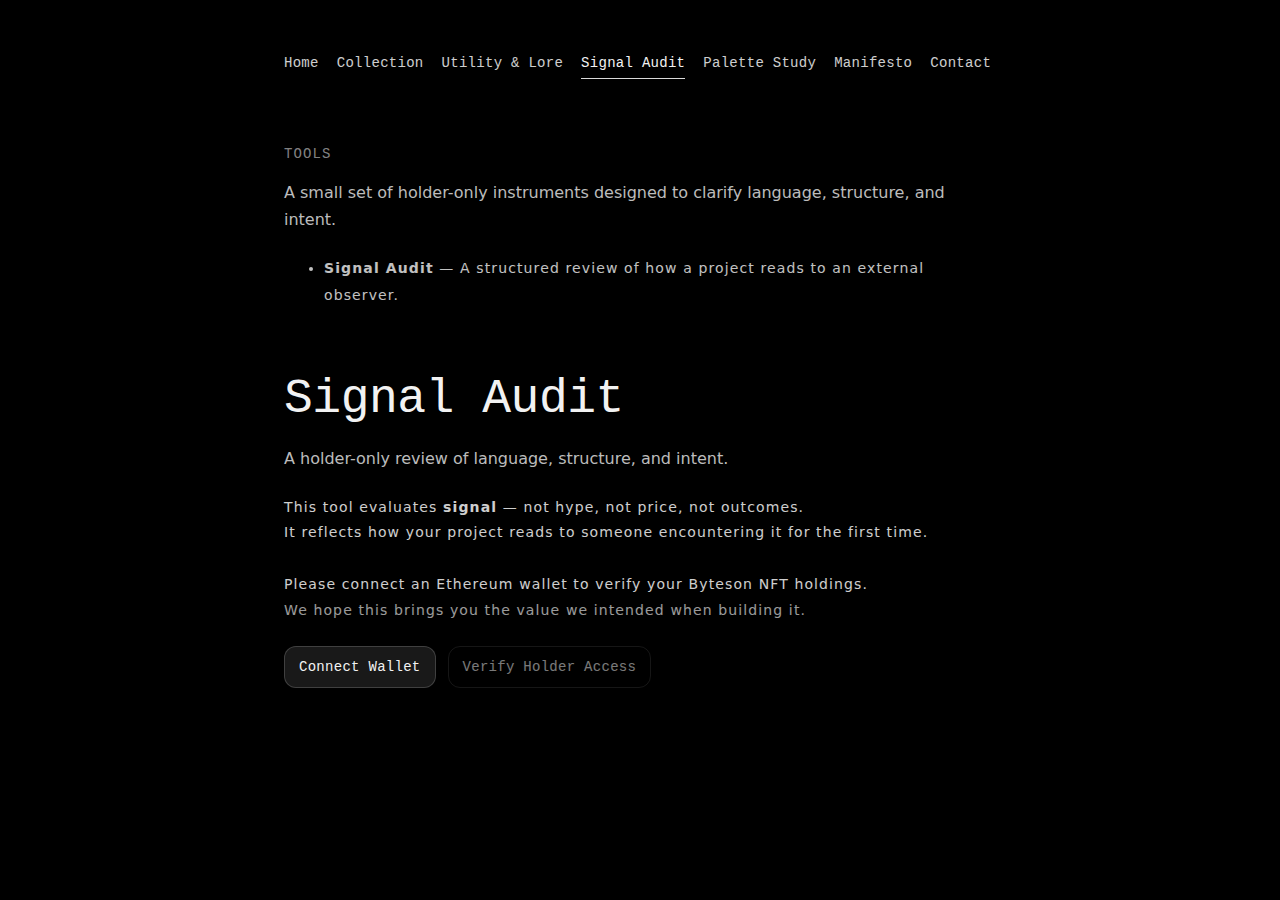
<file: signal-audit.html>
<!doctype html>
<html lang="en">
<head>
  <meta charset="utf-8" />
  <meta name="viewport" content="width=device-width,initial-scale=1" />
  <title>Signal Audit — Bytesons</title>
  <meta name="description" content="Signal Audit: a holder-only review of language, structure, and intent." />

  <!-- Open Graph -->
  <meta property="og:title" content="Signal Audit — Bytesons" />
  <meta property="og:description" content="A holder-only review of language, structure, and intent." />
  <meta property="og:type" content="website" />
  <meta property="og:url" content="https://bytesons.xyz/signal-audit.html" />
  <meta property="og:image" content="https://bytesons.xyz/assets/img/og-manifesto.png" />

  <!-- Twitter -->
  <meta name="twitter:card" content="summary_large_image" />
  <meta name="twitter:title" content="Signal Audit — Bytesons" />
  <meta name="twitter:description" content="A holder-only review of language, structure, and intent." />
  <meta name="twitter:image" content="https://bytesons.xyz/assets/img/og-manifesto.png" />

  <link rel="icon" href="/assets/img/favicon.png" />
  <link rel="stylesheet" href="styles.css" />
</head>

<body>
  <main class="wrap">

    <nav class="nav" aria-label="Primary">
      <a href="index.html">Home</a>
      <a href="collection.html">Collection</a>
      <a href="utility-lore.html">Utility &amp; Lore</a>
      <a class="active" href="signal-audit.html">Signal Audit</a>
      <a href="palette-study.html">Palette Study</a>
      <a href="manifesto.html">Manifesto</a>
      <a href="contact.html">Contact</a>
    </nav>

    <!-- TOOLS INDEX -->
    <section class="section">
      <div class="kicker">Tools</div>

      <p class="sub">
        A small set of holder-only instruments designed to clarify language,
        structure, and intent.
      </p>

      <ul class="small" style="line-height:1.9; opacity:.8; margin-top:12px;">
        <li>
          <strong>Signal Audit</strong> — A structured review of how a project reads
          to an external observer.
        </li>
      </ul>
    </section>

    <!-- HEADER -->
    <header class="section">
      <h1>Signal Audit</h1>

      <p class="sub">
        A holder-only review of language, structure, and intent.
      </p>

          <div class="small" style="margin-top:16px; line-height:1.85; opacity:.85;">
        This tool evaluates <strong>signal</strong> — not hype, not price, not outcomes.<br/>
        It reflects how your project reads to someone encountering it for the first time.<br/><br/>
        Please connect an Ethereum wallet to verify your Byteson NFT holdings.<br/>
        <span style="opacity:.75;">
          We hope this brings you the value we intended when building it.
        </span>
      </div>

      <p id="status" class="small" style="margin-top:14px;"></p>
      <p id="statusLink" class="small" style="margin-top:8px;"></p>

      <div style="display:flex; gap:12px; flex-wrap:wrap; margin-top:18px;">
        <button id="connect" class="btn">Connect Wallet</button>
        <button id="check" class="btn btn-ghost" disabled>Verify Holder Access</button>
        <button id="disconnect" class="btn btn-ghost" style="display:none;">Disconnect</button>
      </div>
    </header>

    <!-- TOOL -->
    <section class="section lg" id="tool" style="display:none;">
      <div class="kicker">Audit Input</div>

      <p class="small">
        Paste the text you want reviewed. This can include a bio, homepage copy,
        or a short project description.
      </p>

      <div class="small" style="opacity:.75; line-height:1.8; margin-top:10px;">
        If you’re combining multiple pieces, label them clearly
        (e.g. <em>BIO:</em>, <em>HOMEPAGE:</em>, <em>DESCRIPTION:</em>).
      </div>

      <label class="small" style="margin-top:16px;">Project name (optional)</label>
      <input id="projectName" class="input" placeholder="e.g., WCNetizens" />

      <label class="small" style="margin-top:14px;">Primary link (optional)</label>
      <input id="projectLink" class="input" placeholder="https://…" />

      <label class="small" style="margin-top:14px;">
        Text to audit <span style="opacity:.6;">(required)</span>
      </label>
      <textarea
        id="projectCopy"
        class="textarea"
        rows="12"
        placeholder="Paste your bio, homepage copy, or project description here."
      ></textarea>

      <div style="display:flex; gap:12px; flex-wrap:wrap; margin-top:18px;">
        <button id="run" class="btn">Generate Signal Audit</button>
      </div>
    </section>

    <!-- OUTPUT -->
    <section class="section lg" id="outWrap" style="display:none;">
      <div class="kicker">Audit Report</div>

      <p class="small" style="margin-bottom:12px;">
        Read this as an external perspective. You don’t need to agree with every point —
        the goal is awareness, not compliance.
      </p>

      <pre
        id="out"
        style="
          white-space: pre-wrap;
          font-size: 16px;
          line-height: 1.7;
          color: rgba(242,242,242,.9);
        "
      ></pre>
    </section>

  </main>

  <script>
    window.WORKER_URL = "https://bytesons-gate.warnerblak.workers.dev";
  </script>
  <script src="signal-audit.js"></script>
</body>
</html>
</file>
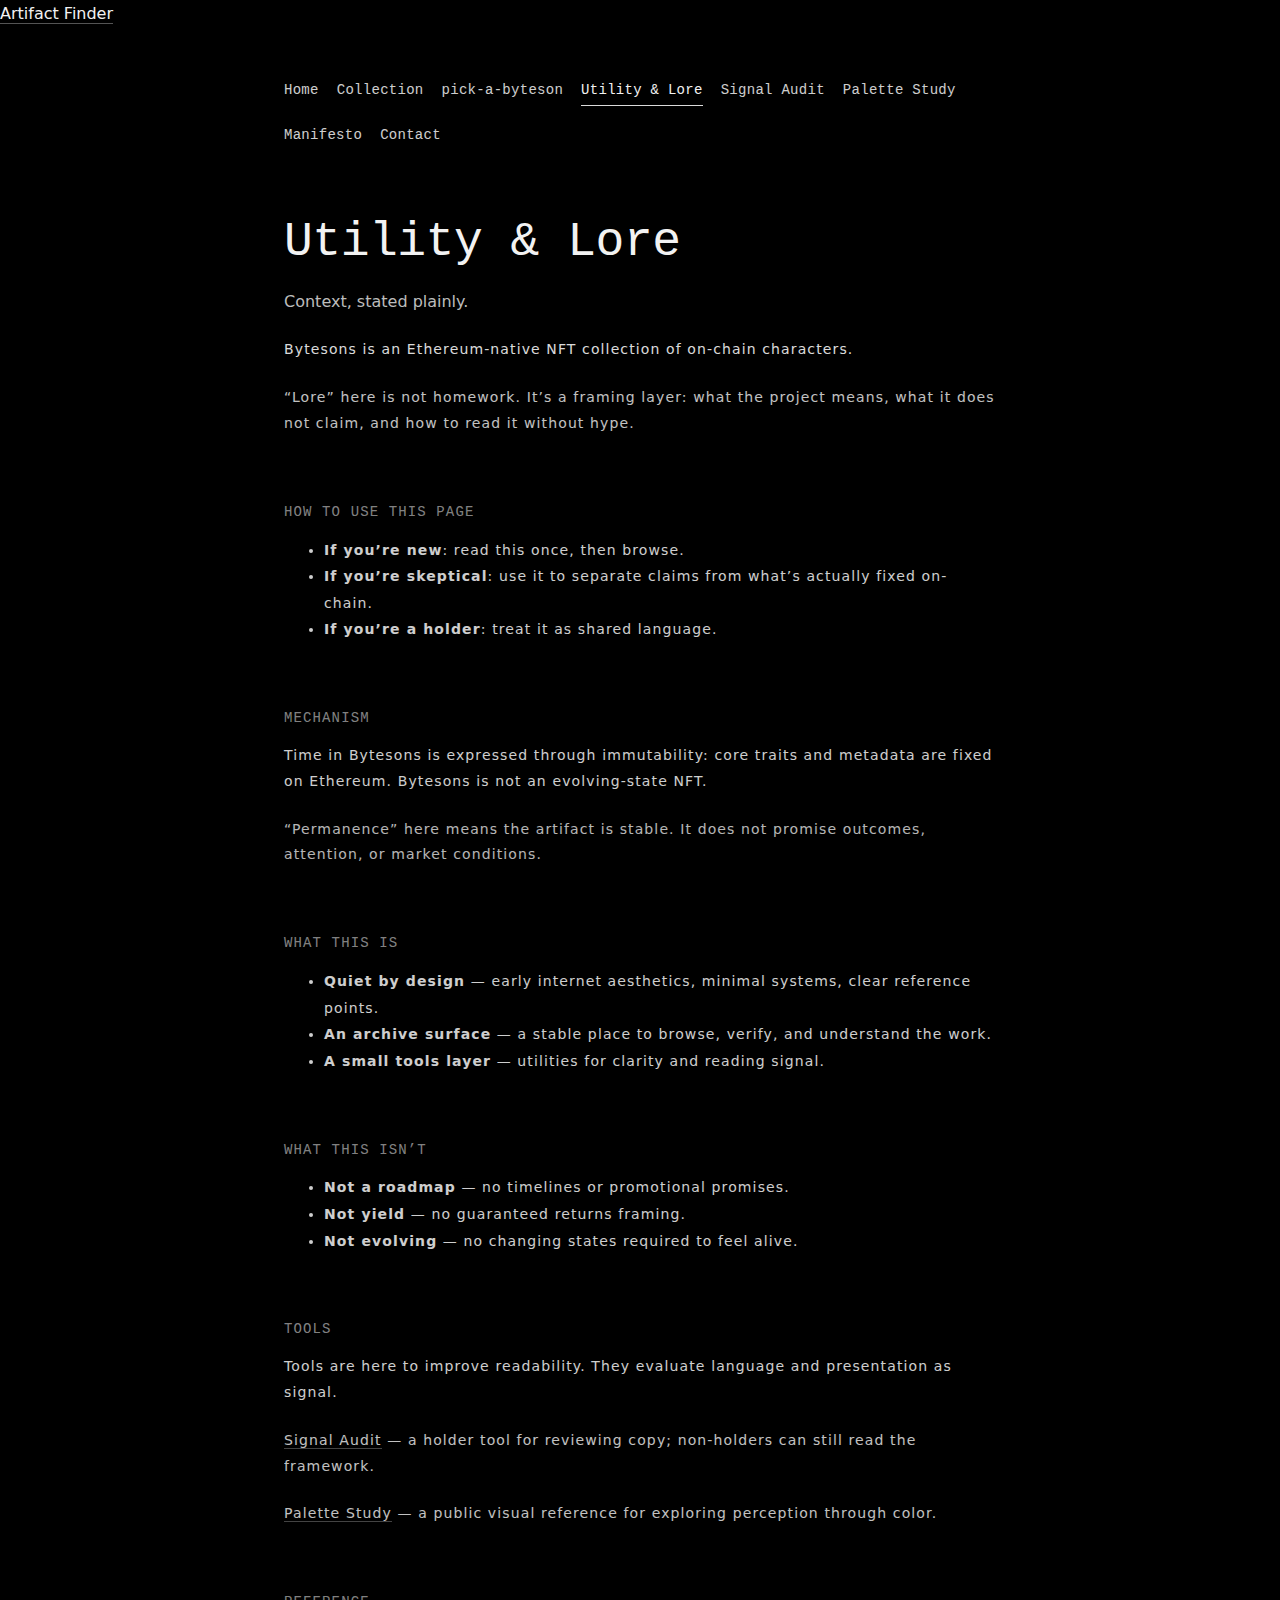
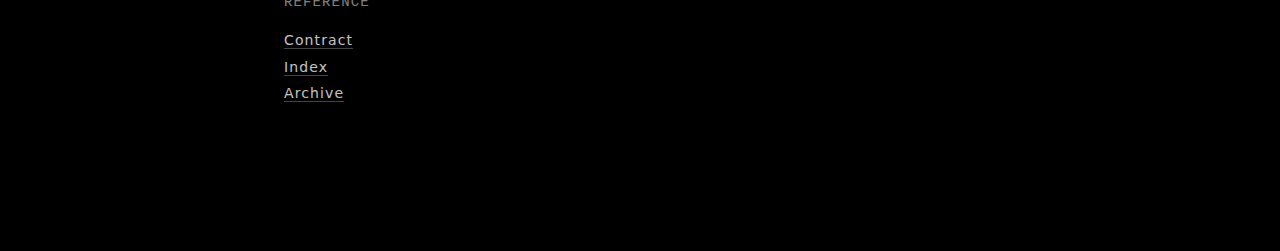
<file: utility-lore.html>
<!doctype html>
<html lang="en">
<head>
  <meta charset="utf-8" />
  <meta name="viewport" content="width=device-width,initial-scale=1" />
  <title>Utility &amp; Lore — Bytesons</title>
  <meta name="description" content="Plain-language context for Bytesons: what permanence means here, what is fixed on-chain, and what it is not." />

  <!-- Open Graph -->
  <meta property="og:title" content="Bytesons — Utility &amp; Lore" />
  <meta property="og:description" content="Plain-language context: what permanence means here, what is fixed on-chain, and what it is not." />
  <meta property="og:type" content="website" />
  <meta property="og:url" content="https://bytesons.xyz/utility-lore.html" />
  <meta property="og:image" content="https://bytesons.xyz/assets/img/og-manifesto.png" />

  <!-- Twitter -->
  <meta name="twitter:card" content="summary_large_image" />
  <meta name="twitter:title" content="Bytesons — Utility &amp; Lore" />
  <a href="artifact-finder.html">Artifact Finder</a>
  <meta name="twitter:description" content="Plain-language context: what permanence means here, what is fixed on-chain, and what it is not." />
  <meta name="twitter:image" content="https://bytesons.xyz/assets/img/og-manifesto.png" />

  <link rel="icon" href="/assets/img/favicon.png" sizes="32x32" />
  <link rel="icon" href="/assets/img/favicon.ico" />
  <link rel="stylesheet" href="styles.css" />
</head>

<body>
  <main class="wrap">
    <nav class="nav" aria-label="Primary">
      <a href="index.html">Home</a>
      <a href="collection.html">Collection</a>
      <a href="pick-a-byteson.html">pick-a-byteson</a>
      <a class="active" href="utility-lore.html">Utility &amp; Lore</a>
      <a href="signal-audit.html">Signal Audit</a>
      <a href="palette-study.html">Palette Study</a>
      <a href="manifesto.html">Manifesto</a>
      <a href="contact.html">Contact</a>
    </nav>

    <header class="section">
      <h1>Utility &amp; Lore</h1>
      <p class="sub">Context, stated plainly.</p>

      <p class="small" style="opacity:.9; line-height:1.85;">
        Bytesons is an Ethereum-native NFT collection of on-chain characters.
      </p>

      <p class="small" style="opacity:.8; line-height:1.85; margin-top:10px;">
        “Lore” here is not homework. It’s a framing layer: what the project means, what it does not claim,
        and how to read it without hype.
      </p>
    </header>

    <section class="section">
      <div class="kicker">How to use this page</div>

      <ul class="small" style="line-height:1.9; opacity:.85; margin-top:12px;">
        <li><strong>If you’re new</strong>: read this once, then browse.</li>
        <li><strong>If you’re skeptical</strong>: use it to separate claims from what’s actually fixed on-chain.</li>
        <li><strong>If you’re a holder</strong>: treat it as shared language.</li>
      </ul>
    </section>

    <section class="section">
      <div class="kicker">Mechanism</div>

      <p class="small" style="opacity:.85; line-height:1.85;">
        Time in Bytesons is expressed through immutability: core traits and metadata are fixed on Ethereum.
        Bytesons is not an evolving-state NFT.
      </p>

      <p class="small" style="opacity:.75; line-height:1.85; margin-top:10px;">
        “Permanence” here means the artifact is stable. It does not promise outcomes, attention, or market conditions.
      </p>
    </section>

    <section class="section">
      <div class="kicker">What this is</div>

      <ul class="small" style="line-height:1.9; opacity:.85; margin-top:12px;">
        <li><strong>Quiet by design</strong> — early internet aesthetics, minimal systems, clear reference points.</li>
        <li><strong>An archive surface</strong> — a stable place to browse, verify, and understand the work.</li>
        <li><strong>A small tools layer</strong> — utilities for clarity and reading signal.</li>
      </ul>
    </section>

    <section class="section">
      <div class="kicker">What this isn’t</div>

      <ul class="small" style="line-height:1.9; opacity:.85; margin-top:12px;">
        <li><strong>Not a roadmap</strong> — no timelines or promotional promises.</li>
        <li><strong>Not yield</strong> — no guaranteed returns framing.</li>
        <li><strong>Not evolving</strong> — no changing states required to feel alive.</li>
      </ul>
    </section>

    <section class="section">
      <div class="kicker">Tools</div>

      <p class="small" style="opacity:.85; line-height:1.85;">
        Tools are here to improve readability. They evaluate language and presentation as signal.
      </p>

      <p class="small" style="opacity:.8; line-height:1.85; margin-top:10px;">
        <a href="signal-audit.html">Signal Audit</a> — a holder tool for reviewing copy; non-holders can still read the framework.
      </p>

      <p class="small" style="opacity:.8; line-height:1.85; margin-top:8px;">
        <a href="palette-study.html">Palette Study</a> — a public visual reference for exploring perception through color.
      </p>
    </section>

    <section class="section">
      <div class="kicker">Reference</div>

      <div class="small" style="opacity:.8; line-height:1.9; margin-top:10px;">
        <a href="https://etherscan.io/address/0xb3b434f79f69b685c063860799bdc44dac7ef25e" target="_blank" rel="noopener noreferrer">Contract</a><br/>
        <a href="collection.html">Index</a><br/>
        <a href="https://opensea.io/collection/bytesons" target="_blank" rel="noopener noreferrer">Archive</a>
      </div>
    </section>
  </main>
</body>
</html>
</file>
<file: styles.css>
/* Bytesons.xyz — minimal, permanent, quiet */
.container {
  max-width: 900px;
  margin: 0 auto;
  padding: 0 20px;
}

:root{
  --bg:#000000;
  --fg:#f2f2f2;
  --muted:rgba(242,242,242,.78);
  --faint:rgba(242,242,242,.55);
  --max: 760px;
  --pad: 24px;
  --section: 64px;
  --section-lg: 104px;
}

*{ box-sizing:border-box; }

html,body{ height:100%; }

body{
  margin:0;
  background:var(--bg);
  color:var(--fg);
  font-family: system-ui, -apple-system, Segoe UI, Roboto, Inter, Arial, sans-serif;
  line-height:1.7;
}

a{
  color:var(--fg);
  text-decoration:none;
  border-bottom:1px solid rgba(242,242,242,.35);
}
a:hover{ border-bottom-color: rgba(242,242,242,.75); }

.wrap{
  max-width: var(--max);
  margin: 0 auto;
  padding: 52px var(--pad) 80px;
}

.nav{
  display:flex;
  gap:18px;
  flex-wrap:wrap;
  align-items:center;
  margin-bottom: 44px;
  font-family: ui-monospace, SFMono-Regular, Menlo, Monaco, Consolas, "Liberation Mono", monospace;
  font-size: 14px;
  letter-spacing: .02em;
}

.nav a{
  border-bottom:1px solid transparent;
  padding-bottom:2px;
  opacity:.85;
}
.nav a:hover{ opacity:1; border-bottom-color: rgba(242,242,242,.55); }
.nav a.active{ opacity:1; border-bottom-color: rgba(242,242,242,.9); }

h1,h2{
  font-family: ui-monospace, SFMono-Regular, Menlo, Monaco, Consolas, "Liberation Mono", monospace;
  font-weight: 400;
  margin: 0 0 18px;
}

h1{
  font-size: 48px;
  line-height: 1.15;
  letter-spacing: -0.01em;
}

/* Pixel accent for the homepage title only */
.logo-pixel{
  font-family: 'VT323', ui-monospace, SFMono-Regular, Menlo, Monaco, Consolas, "Liberation Mono", monospace;
  letter-spacing: 0.02em;
}

h2{
  font-size: 28px;
  line-height: 1.3;
  margin-top: 0;
}

p{ margin: 0 0 22px; font-size: 18px; }

/* Keep the small style, but do not force lowercase globally */
.small{ font-size:14px; letter-spacing:.08em; opacity:.7; }
.small.lc{ text-transform: lowercase; }

.sub{ font-size:16px; color:var(--muted); }

.section{ margin: var(--section) 0; }
.section.lg{ margin: var(--section-lg) 0; }

.hr{
  margin: var(--section-lg) 0;
  text-align:center;
  color: var(--muted);
  font-family: ui-monospace, SFMono-Regular, Menlo, Monaco, Consolas, "Liberation Mono", monospace;
}

.list{
  margin: 18px 0 26px 0;
  padding-left: 18px;
}
.list li{ margin: 10px 0; color: var(--muted); font-size: 18px; }

.kicker{
  font-family: ui-monospace, SFMono-Regular, Menlo, Monaco, Consolas, "Liberation Mono", monospace;
  font-size: 14px;
  letter-spacing: .08em;
  text-transform: uppercase;
  color: var(--faint);
  margin-bottom: 12px;
}

.footer{
  margin-top: var(--section-lg);
  padding-top: 24px;
  color: var(--faint);
  font-size: 14px;
}

/* simple “hero” */
.hero{
  margin: 74px 0 var(--section-lg);
}
.hero h1{ margin-bottom: 18px; }
.hero .sub{ max-width: 44ch; }

/* manifesto styling */
.manifesto p{
  font-family: ui-monospace, SFMono-Regular, Menlo, Monaco, Consolas, "Liberation Mono", monospace;
  font-size: 20px;
  line-height: 1.55;
  color: var(--fg);
}
.manifesto .muted{
  color: var(--muted);
  font-family: inherit;
  font-size: 18px;
  line-height: 1.7;
}

.center{ text-align:center; }

@media (max-width: 520px){
  .wrap{ padding-top: 36px; }
  h1{ font-size: 34px; }
  h2{ font-size: 24px; }
  p{ font-size: 17px; }
  .manifesto p{ font-size: 18px; }
}

.embed-wrap{
  margin-top: 18px;
  width: 100%;
  height: 1000px; /* you can change this later */
  border: 1px solid rgba(242,242,242,.15);
  border-radius: 14px;
  overflow: hidden;
}

.embed-wrap iframe{
  width: 100%;
  height: 100%;
  border: 0;
}

.sample{
  display: inline-block;
  margin-top: 22px;
  text-align: left;
  border-bottom: none;
}

.sample img{
  display: block;
  width: 220px;          /* “sample size” */
  max-width: 100%;
  border-radius: 14px;
  border: 1px solid rgba(242,242,242,.15);
}

.sample .small{
  display: inline-block;
  margin-top: 10px;
  opacity: .7;
}

.btn{
  background: rgba(242,242,242,.10);
  color: var(--fg);
  border: 1px solid rgba(242,242,242,.18);
  border-radius: 12px;
  padding: 12px 14px;
  font-family: ui-monospace, SFMono-Regular, Menlo, Monaco, Consolas, "Liberation Mono", monospace;
  font-size: 14px;
  letter-spacing: .02em;
  cursor: pointer;
}
.btn:hover{ border-color: rgba(242,242,242,.35); }
.btn:disabled{ opacity:.5; cursor:not-allowed; }
.btn-ghost{ background: transparent; }

.input, .textarea{
  width: 100%;
  margin-top: 8px;
  background: rgba(242,242,242,.04);
  color: var(--fg);
  border: 1px solid rgba(242,242,242,.14);
  border-radius: 12px;
  padding: 12px 12px;
  font-size: 16px;
  outline: none;
}
</file>
